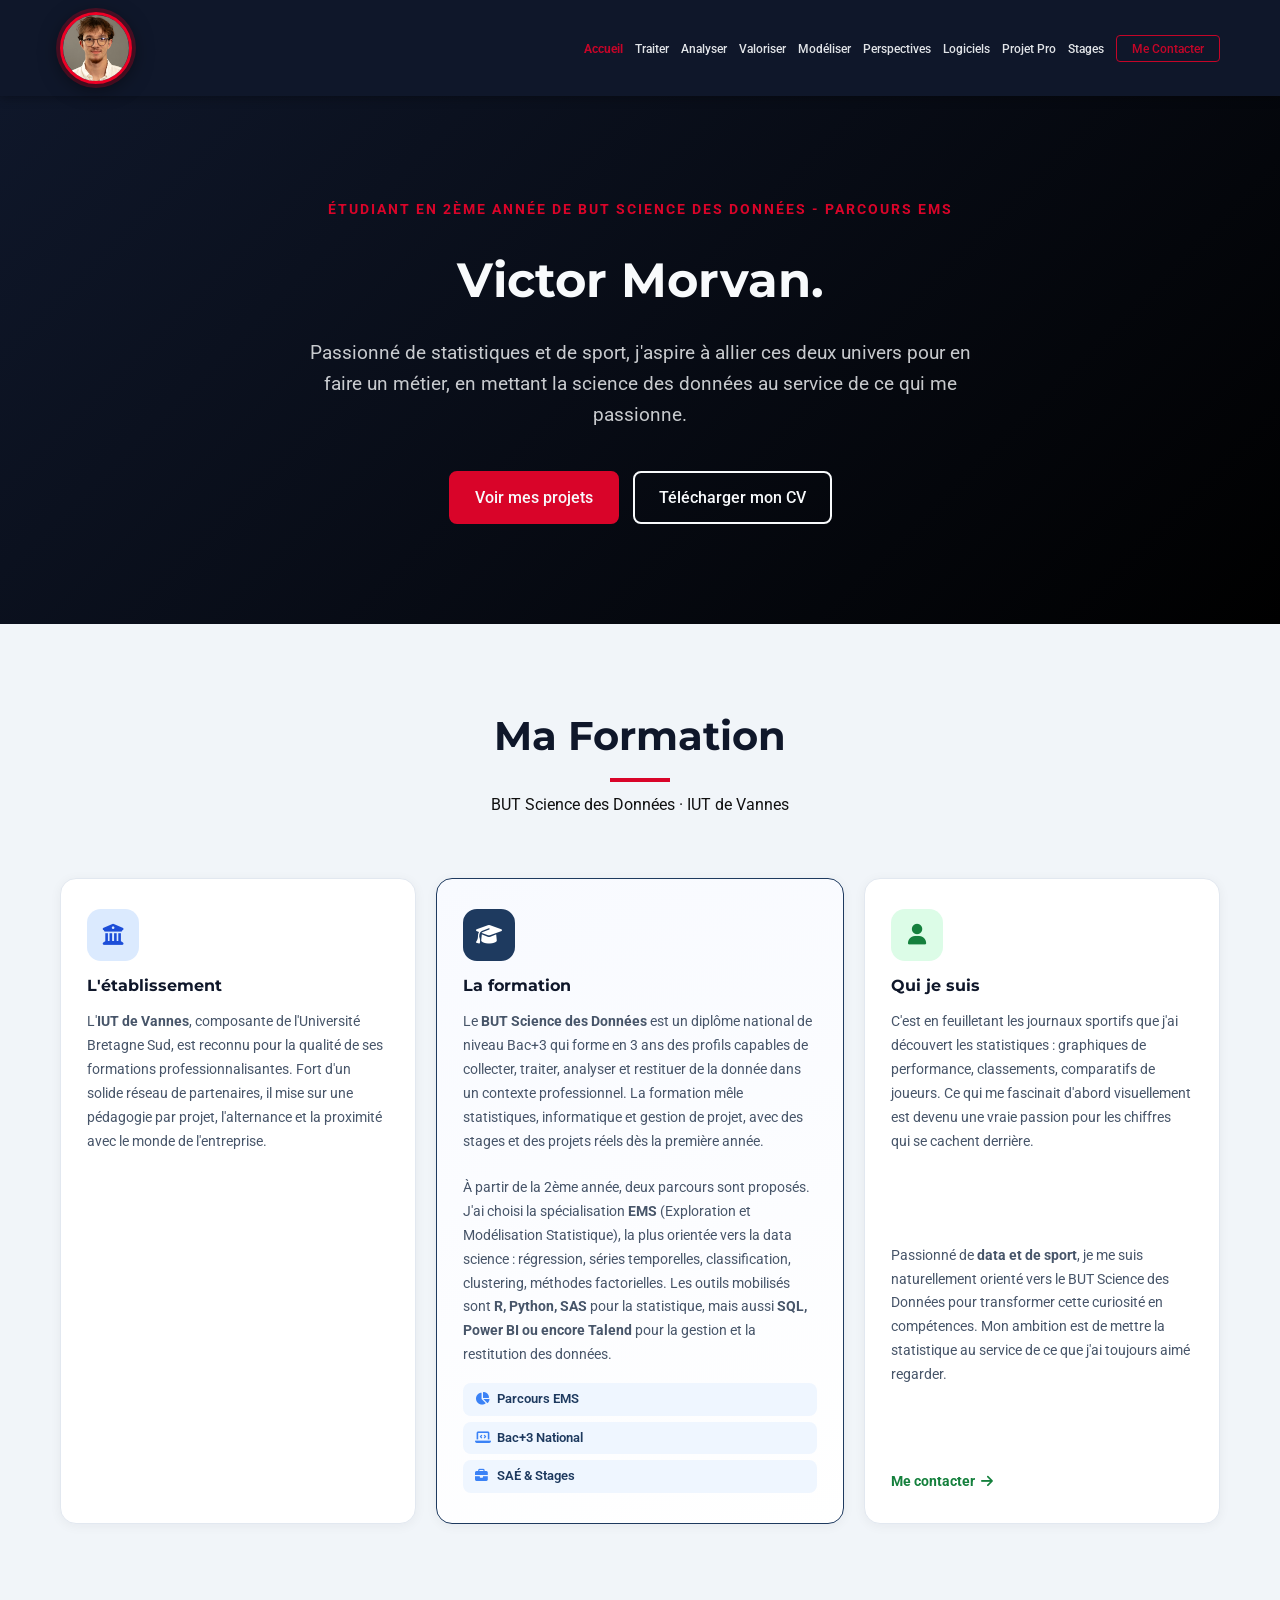
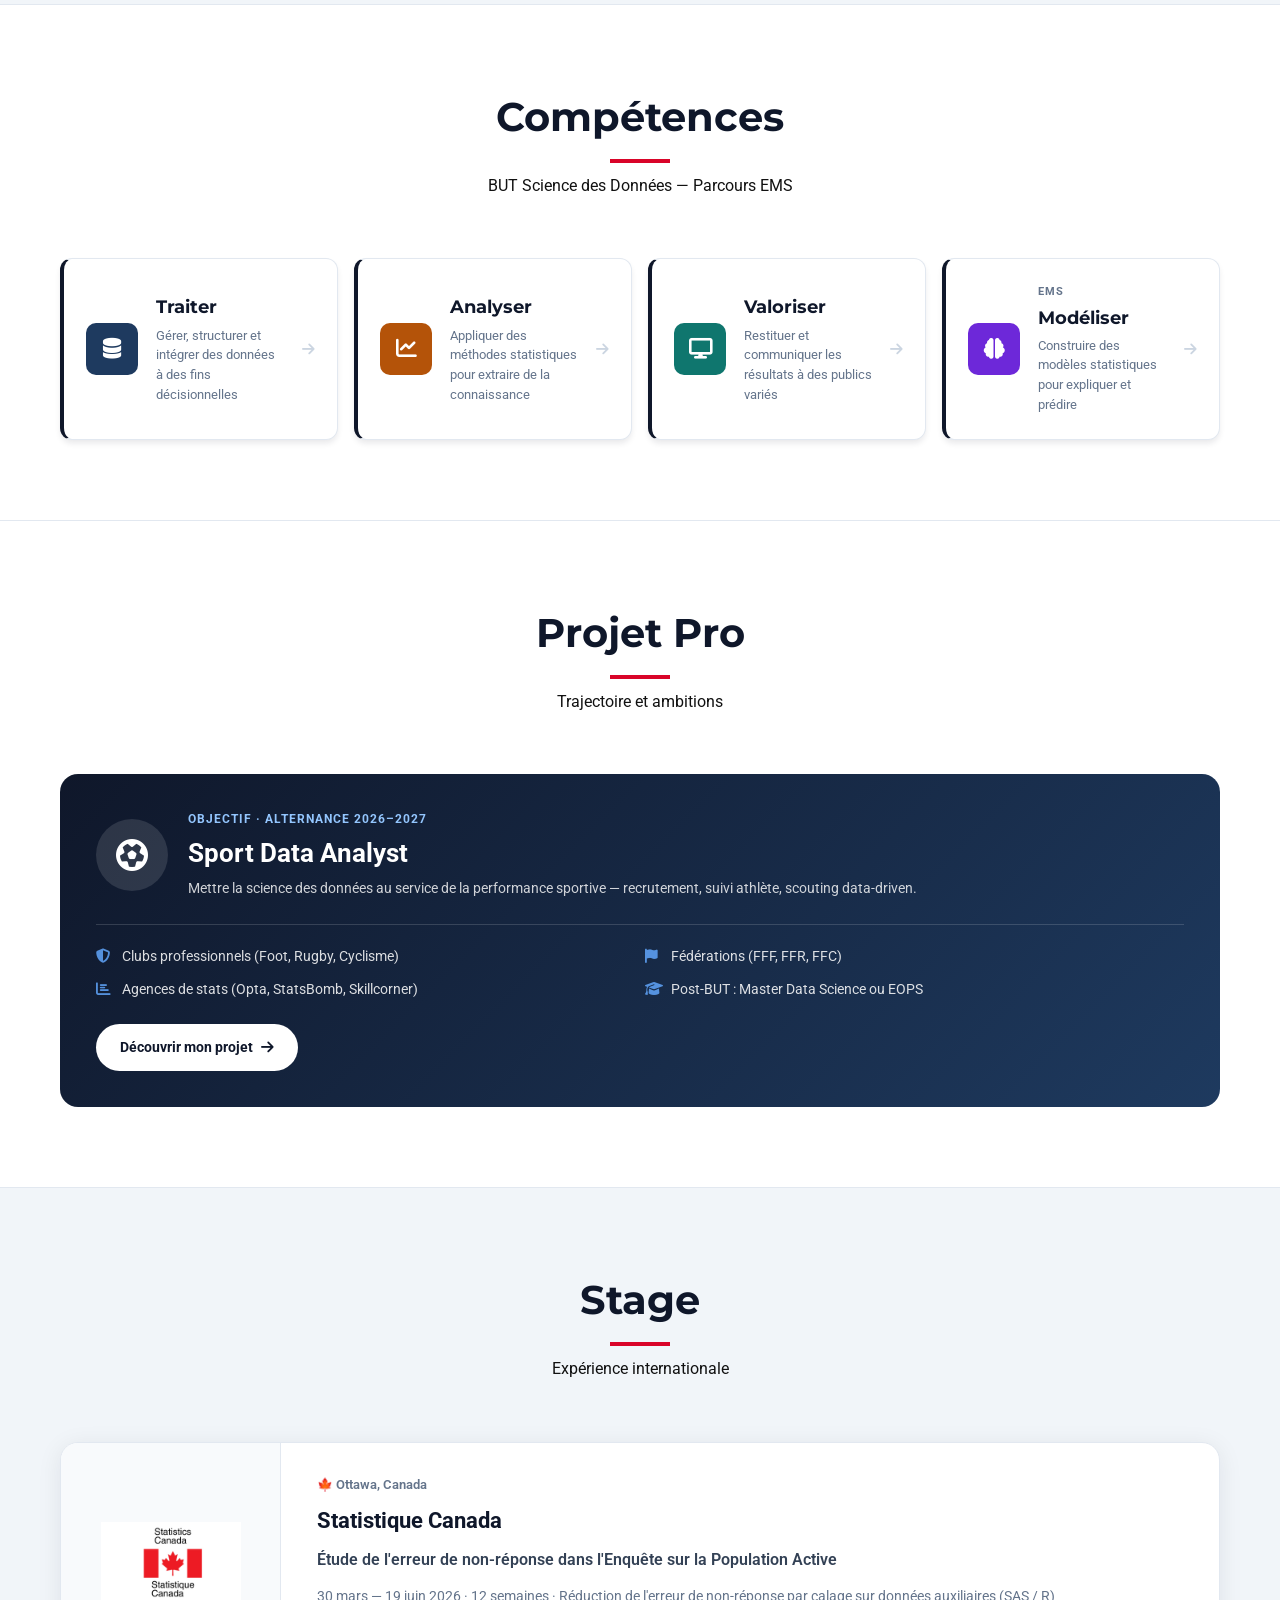
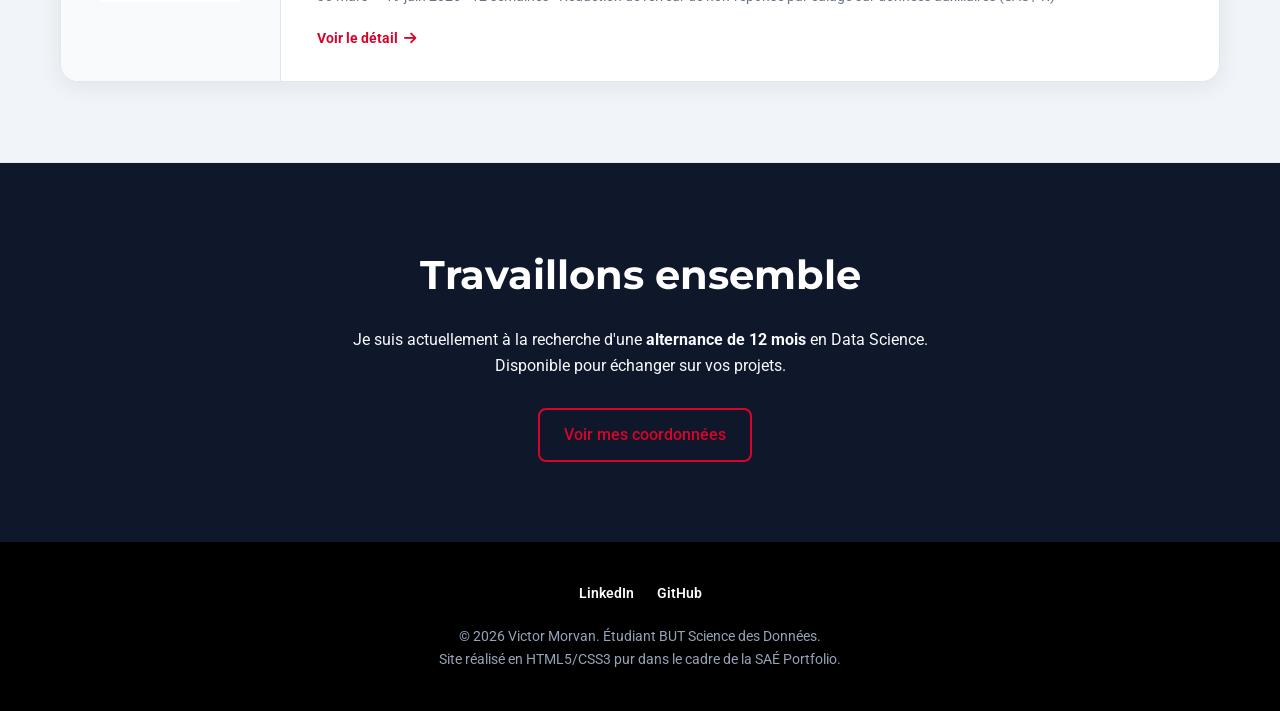
<file: index.html>
<!DOCTYPE html>
<html lang="fr">
<head>
    <meta charset="UTF-8">
    <meta name="viewport" content="width=device-width, initial-scale=1.0">
    <meta name="description" content="Portfolio Étudiant BUT Science des Données - Parcours EMS - Marketing">
    <title>Portfolio Victor Morvan</title>
    
    <link rel="stylesheet" href="css/style.css">
    <link rel="stylesheet" href="https://cdnjs.cloudflare.com/ajax/libs/font-awesome/6.5.1/css/all.min.css">
    <link rel="preconnect" href="https://fonts.googleapis.com">
    <link rel="preconnect" href="https://fonts.gstatic.com" crossorigin>
    <link href="https://fonts.googleapis.com/css2?family=Montserrat:wght@600;700&family=Roboto:wght@300;400;500&display=swap" rel="stylesheet">

<style>
/* ── Formation showcase ─────────────────────────────── */
.formation-showcase {
    display: grid;
    grid-template-columns: 280px 1fr;
    gap: 32px;
    align-items: start;
}
.formation-badge-block {
    background: linear-gradient(145deg, #1e3a5f 0%, #0f172a 100%);
    border-radius: 18px;
    padding: 32px 24px;
    color: white;
    text-align: center;
    position: sticky;
    top: 80px;
}
.formation-badge-icon {
    width: 60px; height: 60px;
    background: rgba(255,255,255,0.15);
    border-radius: 50%;
    display: flex; align-items: center; justify-content: center;
    font-size: 1.6rem; margin: 0 auto 16px;
}
.formation-badge-label {
    font-size: .72rem; font-weight: 700; letter-spacing: 1.5px;
    text-transform: uppercase; color: #93c5fd; margin-bottom: 8px;
}
.formation-badge-title {
    font-size: 1.15rem; font-weight: 700; margin-bottom: 4px;
}
.formation-badge-sub {
    font-size: .8rem; opacity: .7; margin-bottom: 16px;
}
.formation-badge-parcours {
    background: rgba(255,255,255,0.1);
    border-radius: 8px; padding: 10px 14px;
    font-size: .82rem; font-weight: 600; color: #bfdbfe;
}
.formation-pillars { display: flex; flex-direction: column; gap: 20px; }
.formation-pillar {
    display: flex; gap: 16px; align-items: flex-start;
    background: white; border-radius: 12px;
    padding: 20px; border: 1px solid #e2e8f0;
    box-shadow: 0 2px 8px rgba(15,23,42,.05);
}
.pillar-icon {
    width: 44px; height: 44px; border-radius: 10px; flex-shrink: 0;
    display: flex; align-items: center; justify-content: center; font-size: 1.1rem;
}
.pillar-content strong { display: block; font-size: .95rem; margin-bottom: 4px; color: var(--primary-navy); }
.pillar-content p { margin: 0; font-size: .86rem; color: #64748b; line-height: 1.6; }

/* ── Projet pro showcase ─────────────────────────────── */
.projet-pro-showcase {
    background: linear-gradient(135deg, #0f172a 0%, #1e3a5f 100%);
    border-radius: 18px; padding: 36px; color: white;
    display: flex; flex-direction: column; gap: 24px;
}
.projet-pro-goal { display: flex; gap: 20px; align-items: center; }
.projet-pro-goal-icon {
    width: 72px; height: 72px; flex-shrink: 0;
    background: rgba(255,255,255,0.12); border-radius: 50%;
    display: flex; align-items: center; justify-content: center;
    font-size: 2rem;
}
.projet-pro-goal-label { font-size: .72rem; font-weight: 700; letter-spacing: 1px; text-transform: uppercase; color: #93c5fd; margin-bottom: 4px; }
.projet-pro-goal-title { font-size: 1.6rem; font-weight: 700; margin-bottom: 4px; }
.projet-pro-goal-desc { font-size: .88rem; opacity: .8; line-height: 1.6; }
.projet-pro-targets {
    display: grid; grid-template-columns: 1fr 1fr; gap: 10px;
    border-top: 1px solid rgba(255,255,255,.15); padding-top: 20px;
}
.projet-pro-target {
    display: flex; align-items: center; gap: 10px;
    font-size: .88rem; opacity: .85;
}
.projet-pro-target i { color: #60a5fa; font-size: .9rem; width: 16px; }
.projet-pro-cta {
    display: inline-flex; align-items: center; gap: 8px;
    background: white; color: var(--primary-navy);
    padding: 12px 24px; border-radius: 50px; font-weight: 700;
    text-decoration: none; font-size: .9rem; align-self: flex-start;
    transition: transform .2s, box-shadow .2s;
}
.projet-pro-cta:hover { transform: translateY(-2px); box-shadow: 0 8px 24px rgba(0,0,0,.3); }

/* ── Stage showcase card ─────────────────────────────── */
.stage-showcase-card {
    display: grid; grid-template-columns: 220px 1fr;
    gap: 0; border-radius: 18px; overflow: hidden;
    text-decoration: none; color: inherit;
    border: 1px solid #e2e8f0;
    box-shadow: 0 4px 24px rgba(15,23,42,.08);
    transition: transform .2s, box-shadow .2s;
    background: white;
}
.stage-showcase-card:hover { transform: translateY(-4px); box-shadow: 0 12px 40px rgba(15,23,42,.15); }
.stage-logo-block {
    background: #f8fafc; display: flex;
    align-items: center; justify-content: center; padding: 32px;
    border-right: 1px solid #e2e8f0;
}
.stage-logo { width: 140px; object-fit: contain; }
.stage-info-block { padding: 32px 36px; display: flex; flex-direction: column; gap: 8px; }
.stage-flag { font-size: .8rem; font-weight: 600; color: #64748b; }
.stage-org { font-size: 1.4rem; font-weight: 700; color: var(--primary-navy); }
.stage-mission { font-size: 1rem; font-weight: 600; color: #334155; }
.stage-detail { font-size: .86rem; color: #64748b; line-height: 1.6; margin: 4px 0; }
.stage-cta-label { font-size: .88rem; font-weight: 700; color: var(--accent-red); margin-top: 8px; display: flex; align-items: center; gap: 6px; }

@media (max-width: 768px) {
    .formation-showcase { grid-template-columns: 1fr; }
    .formation-badge-block { position: static; }
    .projet-pro-targets { grid-template-columns: 1fr; }
    .projet-pro-goal { flex-direction: column; text-align: center; }
    .stage-showcase-card { grid-template-columns: 1fr; }
    .stage-logo-block { border-right: none; border-bottom: 1px solid #e2e8f0; padding: 24px; }
}

        /* ── Formation trio ───────────────────────────────── */
        .formation-trio {
            display: grid;
            grid-template-columns: 1fr 1.15fr 1fr;
            gap: 20px;
            align-items: stretch;
        }
        .formation-trio-card {
            background: white;
            border: 1px solid #e2e8f0;
            border-radius: 16px;
            padding: 30px 26px;
            display: flex;
            flex-direction: column;
            gap: 12px;
            box-shadow: 0 2px 12px rgba(15,23,42,.05);
            transition: transform .2s, box-shadow .2s;
        }
        .formation-trio-card:hover { transform: translateY(-4px); box-shadow: 0 10px 32px rgba(15,23,42,.1); }
        .formation-trio-center {
            border-color: #1e3a5f;
            background: linear-gradient(160deg, #f8faff 0%, white 100%);
        }
        .formation-trio-icon {
            width: 52px; height: 52px; border-radius: 14px;
            display: flex; align-items: center; justify-content: center;
            font-size: 1.3rem;
        }
        .formation-trio-card h3 {
            font-size: 1rem; font-weight: 700; color: var(--primary-navy); margin: 0;
        }
        .formation-trio-card p {
            font-size: .88rem; color: #475569; line-height: 1.7; margin: 0; flex: 1;
        }
        .formation-trio-badges {
            display: flex; flex-direction: column; gap: 6px; margin-top: 4px;
        }
        .formation-trio-badges span {
            display: flex; align-items: center; gap: 8px;
            font-size: .8rem; font-weight: 600; color: #1e3a5f;
            background: #eff6ff; padding: 6px 12px; border-radius: 8px;
        }
        .formation-trio-badges span i { color: #3b82f6; width: 14px; }
        .formation-trio-cta {
            display: inline-flex; align-items: center; gap: 6px;
            color: #15803d; font-weight: 700; font-size: .85rem;
            text-decoration: none; margin-top: 4px;
            transition: gap .2s;
        }
        .formation-trio-cta:hover { gap: 10px; }
        @media (max-width: 900px) {
            .formation-trio { grid-template-columns: 1fr; }
        }

        </style>
</head>
<body>

    <header class="main-header">
        <div class="container nav-container">
            <a href="index.html" class="logo">
                <img src="assets/Image/photo.jpg" alt="Victor Morvan" class="header-photo">
            </a>
            
            <nav>
                <ul class="nav-links">
                    <li><a href="index.html" class="active-link">Accueil</a></li>
                    
                    <li><a href="traiter.html">Traiter</a></li>
                    <li><a href="analyser.html">Analyser</a></li>
                    <li><a href="valoriser.html">Valoriser</a></li>
                    <li><a href="modeliser.html">Modéliser</a></li>
                    
                    <li><a href="perspectives.html">Perspectives</a></li>
                    <li><a href="logiciels.html">Logiciels</a></li>
                    <li><a href="projet.html">Projet Pro</a></li>
                    
                    <li><a href="stages.html">Stages</a></li>
                    <li><a href="contact.html" class="btn-nav">Me Contacter</a></li>
                </ul>
            </nav>
        </div>
    </header>

    <main>
        
        <section id="hero" class="hero-section">
            <div class="container hero-content">
                <span class="tagline">Étudiant en 2ème année de BUT Science des Données - Parcours EMS</span>
                <h1>Victor Morvan.</h1>
                <p class="hero-desc">
                    Passionné de statistiques et de sport, j'aspire à allier ces deux univers pour en faire un métier, en mettant la science des données au service de ce qui me passionne.
                </p>
                <div class="hero-btns">
                    <a href="analyser.html" class="btn btn-primary">Voir mes projets</a>
                    <a href="assets/Docs/CV Victor Morvan.pdf" target="_blank" class="btn btn-outline">Télécharger mon CV</a>
                </div>
            </div>
        </section>

        <section id="formation" class="competence-section alt-bg">
            <div class="container">
                <header class="section-header">
                    <h2>Ma Formation</h2>
                    <p class="subtitle">BUT Science des Données · IUT de Vannes</p>
                </header>
                <div class="formation-trio">

                    <div class="formation-trio-card">
                        <div class="formation-trio-icon" style="background:#dbeafe;color:#1d4ed8;">
                            <i class="fa-solid fa-building-columns"></i>
                        </div>
                        <h3>L'établissement</h3>
                        <p>L'<strong>IUT de Vannes</strong>, composante de l'Université Bretagne Sud, est reconnu pour la qualité de ses formations professionnalisantes. Fort d'un solide réseau de partenaires, il mise sur une pédagogie par projet, l'alternance et la proximité avec le monde de l'entreprise.</p>
                    </div>

                    <div class="formation-trio-card formation-trio-center">
                        <div class="formation-trio-icon" style="background:#1e3a5f;color:white;">
                            <i class="fa-solid fa-graduation-cap"></i>
                        </div>
                        <h3>La formation</h3>
                        <p>Le <strong>BUT Science des Données</strong> est un diplôme national de niveau Bac+3 qui forme en 3 ans des profils capables de collecter, traiter, analyser et restituer de la donnée dans un contexte professionnel. La formation mêle statistiques, informatique et gestion de projet, avec des stages et des projets réels dès la première année.</p>
                        <p style="margin-top:10px;">À partir de la 2ème année, deux parcours sont proposés. J'ai choisi la spécialisation <strong>EMS</strong> (Exploration et Modélisation Statistique), la plus orientée vers la data science : régression, séries temporelles, classification, clustering, méthodes factorielles. Les outils mobilisés sont <strong>R, Python, SAS</strong> pour la statistique, mais aussi <strong>SQL, Power BI ou encore Talend</strong> pour la gestion et la restitution des données.</p>
                        <div class="formation-trio-badges">
                            <span><i class="fa-solid fa-chart-pie"></i> Parcours EMS</span>
                            <span><i class="fa-solid fa-laptop-code"></i> Bac+3 National</span>
                            <span><i class="fa-solid fa-briefcase"></i> SAÉ & Stages</span>
                        </div>
                    </div>

                    <div class="formation-trio-card">
                        <div class="formation-trio-icon" style="background:#dcfce7;color:#15803d;">
                            <i class="fa-solid fa-user"></i>
                        </div>
                        <h3>Qui je suis</h3>
                        <p>C'est en feuilletant les journaux sportifs que j'ai découvert les statistiques : graphiques de performance, classements, comparatifs de joueurs. Ce qui me fascinait d'abord visuellement est devenu une vraie passion pour les chiffres qui se cachent derrière.</p>
                        <p style="margin-top:10px;">Passionné de <strong>data et de sport</strong>, je me suis naturellement orienté vers le BUT Science des Données pour transformer cette curiosité en compétences. Mon ambition est de mettre la statistique au service de ce que j'ai toujours aimé regarder.</p>
                        <a href="contact.html" class="formation-trio-cta">Me contacter <i class="fa-solid fa-arrow-right"></i></a>
                    </div>

                </div>
            </div>
        </section>

<hr class="section-divider">

        <section class="competence-section">
            <div class="container">
                <header class="section-header">
                    <h2>Compétences</h2>
                    <p class="subtitle">BUT Science des Données — Parcours EMS</p>
                </header>
                <div class="competences-index-grid">
                    <a href="traiter.html" class="competence-index-card">
                        <div class="competence-index-icon" style="background:#1e3a5f;"><i class="fa-solid fa-database"></i></div>
                        <div class="competence-index-content">
                            
                            <h3>Traiter</h3>
                            <p>Gérer, structurer et intégrer des données à des fins décisionnelles</p>
                        </div>
                        <i class="fa-solid fa-arrow-right competence-index-arrow"></i>
                    </a>
                    <a href="analyser.html" class="competence-index-card">
                        <div class="competence-index-icon" style="background:#b45309;"><i class="fa-solid fa-chart-line"></i></div>
                        <div class="competence-index-content">
                            
                            <h3>Analyser</h3>
                            <p>Appliquer des méthodes statistiques pour extraire de la connaissance</p>
                        </div>
                        <i class="fa-solid fa-arrow-right competence-index-arrow"></i>
                    </a>
                    <a href="valoriser.html" class="competence-index-card">
                        <div class="competence-index-icon" style="background:#0f766e;"><i class="fa-solid fa-display"></i></div>
                        <div class="competence-index-content">
                            
                            <h3>Valoriser</h3>
                            <p>Restituer et communiquer les résultats à des publics variés</p>
                        </div>
                        <i class="fa-solid fa-arrow-right competence-index-arrow"></i>
                    </a>
                    <a href="modeliser.html" class="competence-index-card">
                        <div class="competence-index-icon" style="background:#6d28d9;"><i class="fa-solid fa-brain"></i></div>
                        <div class="competence-index-content">
                            <span class="competence-index-bc">EMS</span>
                            <h3>Modéliser</h3>
                            <p>Construire des modèles statistiques pour expliquer et prédire</p>
                        </div>
                        <i class="fa-solid fa-arrow-right competence-index-arrow"></i>
                    </a>
                </div>
            </div>
        </section>

        <hr class="section-divider">

        <section id="projet-pro" class="competence-section">
            <div class="container">
                <header class="section-header">
                    <h2>Projet Pro</h2>
                    <p class="subtitle">Trajectoire et ambitions</p>
                </header>
                <div class="projet-pro-showcase">
                    <div class="projet-pro-goal">
                        <div class="projet-pro-goal-icon"><i class="fa-solid fa-futbol"></i></div>
                        <div>
                            <div class="projet-pro-goal-label">Objectif · Alternance 2026–2027</div>
                            <div class="projet-pro-goal-title">Sport Data Analyst</div>
                            <div class="projet-pro-goal-desc">Mettre la science des données au service de la performance sportive — recrutement, suivi athlète, scouting data-driven.</div>
                        </div>
                    </div>
                    <div class="projet-pro-targets">
                        <div class="projet-pro-target"><i class="fa-solid fa-shield-halved"></i> Clubs professionnels (Foot, Rugby, Cyclisme)</div>
                        <div class="projet-pro-target"><i class="fa-solid fa-flag"></i> Fédérations (FFF, FFR, FFC)</div>
                        <div class="projet-pro-target"><i class="fa-solid fa-chart-bar"></i> Agences de stats (Opta, StatsBomb, Skillcorner)</div>
                        <div class="projet-pro-target"><i class="fa-solid fa-graduation-cap"></i> Post-BUT : Master Data Science ou EOPS</div>
                    </div>
                    <a href="projet.html" class="projet-pro-cta">Découvrir mon projet <i class="fa-solid fa-arrow-right"></i></a>
                </div>
            </div>
        </section>

        <hr class="section-divider">

        <section class="competence-section alt-bg">
            <div class="container">
                <header class="section-header">
                    <h2>Stage</h2>
                    <p class="subtitle">Expérience internationale</p>
                </header>
                <a href="stages.html" class="stage-showcase-card">
                    <div class="stage-logo-block">
                        <img src="assets/Image/stat can/stats_can_photo.jpg" alt="Statistique Canada" class="stage-logo">
                    </div>
                    <div class="stage-info-block">
                        <div class="stage-flag">🍁 Ottawa, Canada</div>
                        <div class="stage-org">Statistique Canada</div>
                        <div class="stage-mission">Étude de l'erreur de non-réponse dans l'Enquête sur la Population Active</div>
                        <div class="stage-detail">30 mars — 19 juin 2026 · 12 semaines · Réduction de l'erreur de non-réponse par calage sur données auxiliaires (SAS / R)</div>
                        <div class="stage-cta-label">Voir le détail <i class="fa-solid fa-arrow-right"></i></div>
                    </div>
                </a>
            </div>
        </section>

        <hr class="section-divider">

        <section id="contact" class="contact-section">
            <div class="container contact-content">
                <h2>Travaillons ensemble</h2>
                <p>
                    Je suis actuellement à la recherche d'une <strong>alternance de 12 mois</strong> en Data Science.
                    <br>Disponible pour échanger sur vos projets.
                </p>
                <div class="contact-actions">
                    <a href="contact.html" class="btn btn-outline">
                        Voir mes coordonnées
                    </a>
                </div>
            </div>
        </section>

    </main>

    <footer>
        <div class="container footer-content">
            <div class="social-links">
                <a href="https://www.linkedin.com/" target="_blank">LinkedIn</a>
                <a href="#" target="_blank">GitHub</a>
            </div>
            <p>&copy; 2026 Victor Morvan. Étudiant BUT Science des Données.</p>
            <p class="legal">Site réalisé en HTML5/CSS3 pur dans le cadre de la SAÉ Portfolio.</p>
        </div>
    </footer>

</body>
</html>
</file>
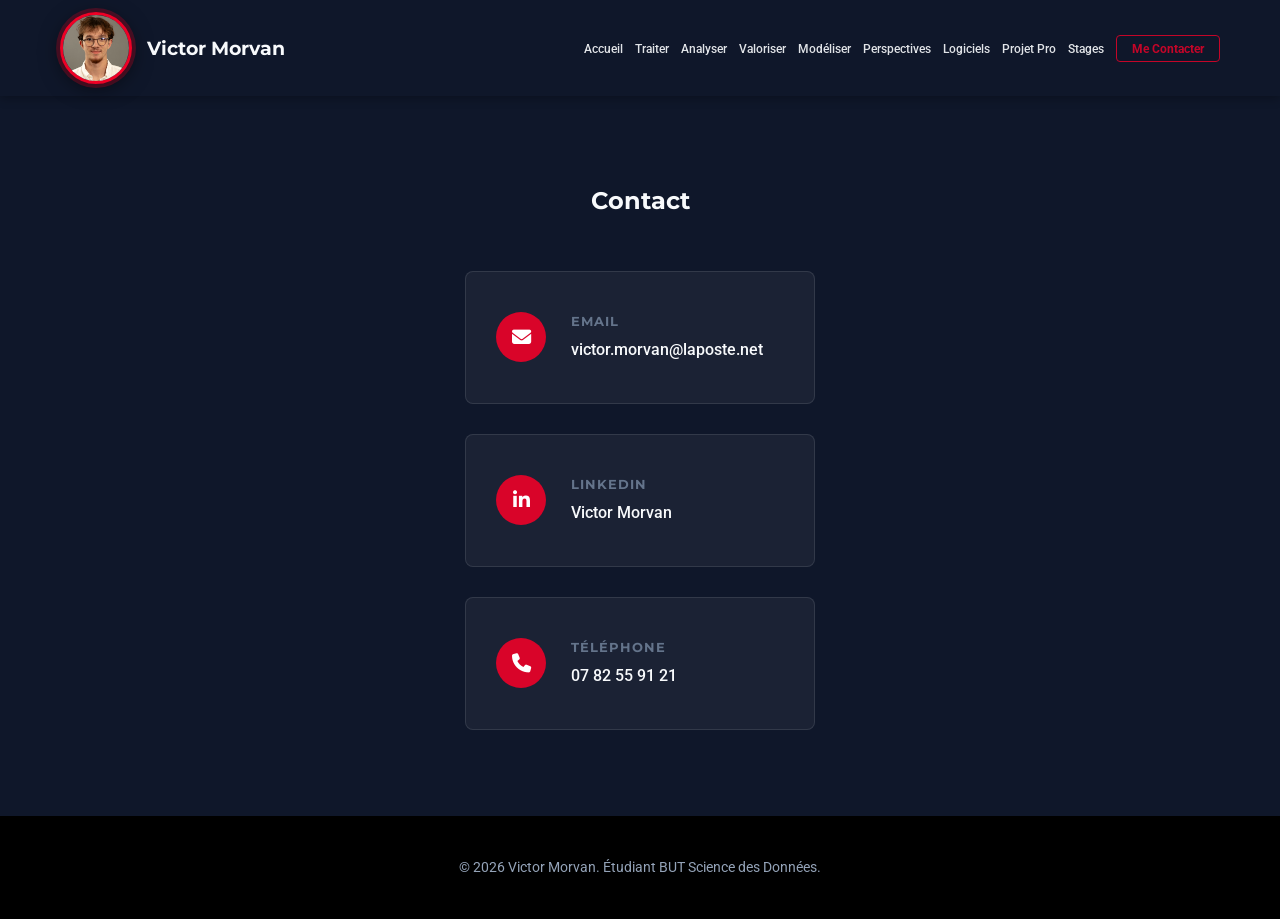
<file: contact.html>
<!DOCTYPE html>
<html lang="fr">
<head>
    <meta charset="UTF-8">
    <meta name="viewport" content="width=device-width, initial-scale=1.0">
    <title>Contact | Victor Morvan</title>
    <link rel="stylesheet" href="css/style.css">
    <link rel="stylesheet" href="https://cdnjs.cloudflare.com/ajax/libs/font-awesome/6.5.1/css/all.min.css">
    <link rel="preconnect" href="https://fonts.googleapis.com">
    <link rel="preconnect" href="https://fonts.gstatic.com" crossorigin>
    <link href="https://fonts.googleapis.com/css2?family=Montserrat:wght@600;700&family=Roboto:wght@300;400;500&display=swap" rel="stylesheet">
</head>
<body>

    <header class="main-header">
        <div class="container nav-container">
            <a href="index.html" class="logo">
                <img src="assets/Image/photo.jpg" alt="Victor Morvan" class="header-photo">
                Victor Morvan
            </a>
            <nav>
                <ul class="nav-links">
                    <li><a href="index.html">Accueil</a></li>
                    <li><a href="traiter.html">Traiter</a></li>
                    <li><a href="analyser.html">Analyser</a></li>
                    <li><a href="valoriser.html">Valoriser</a></li>
                    <li><a href="modeliser.html">Modéliser</a></li>
                    <li><a href="perspectives.html">Perspectives</a></li>
                    <li><a href="logiciels.html">Logiciels</a></li>
                    <li><a href="projet.html">Projet Pro</a></li>
                    <li><a href="stages.html">Stages</a></li>
                    <li><a href="contact.html" class="btn-nav active-link">Me Contacter</a></li>
                </ul>
            </nav>
        </div>
    </header>

    <main>
        <section class="contact-section full-page-contact">
            <div class="container contact-content">
                <h1>Contact</h1>
                <div class="contact-grid">

                    <a href="mailto:victor.morvan@laposte.net" class="contact-item">
                        <div class="icon-box"><i class="fa-solid fa-envelope"></i></div>
                        <div class="contact-details">
                            <h3>Email</h3>
                            <span>victor.morvan@laposte.net</span>
                        </div>
                    </a>

                    <a href="https://www.linkedin.com/in/victor-morvan-86844a330/" target="_blank" class="contact-item">
                        <div class="icon-box"><i class="fa-brands fa-linkedin-in"></i></div>
                        <div class="contact-details">
                            <h3>LinkedIn</h3>
                            <span>Victor Morvan</span>
                        </div>
                    </a>

                    <a href="tel:+33782559121" class="contact-item">
                        <div class="icon-box"><i class="fa-solid fa-phone"></i></div>
                        <div class="contact-details">
                            <h3>Téléphone</h3>
                            <span>07 82 55 91 21</span>
                        </div>
                    </a>

                </div>
            </div>
        </section>
    </main>

    <footer>
        <div class="container footer-content">
            <p>&copy; 2026 Victor Morvan. Étudiant BUT Science des Données.</p>
        </div>
    </footer>

</body>
</html>
</file>
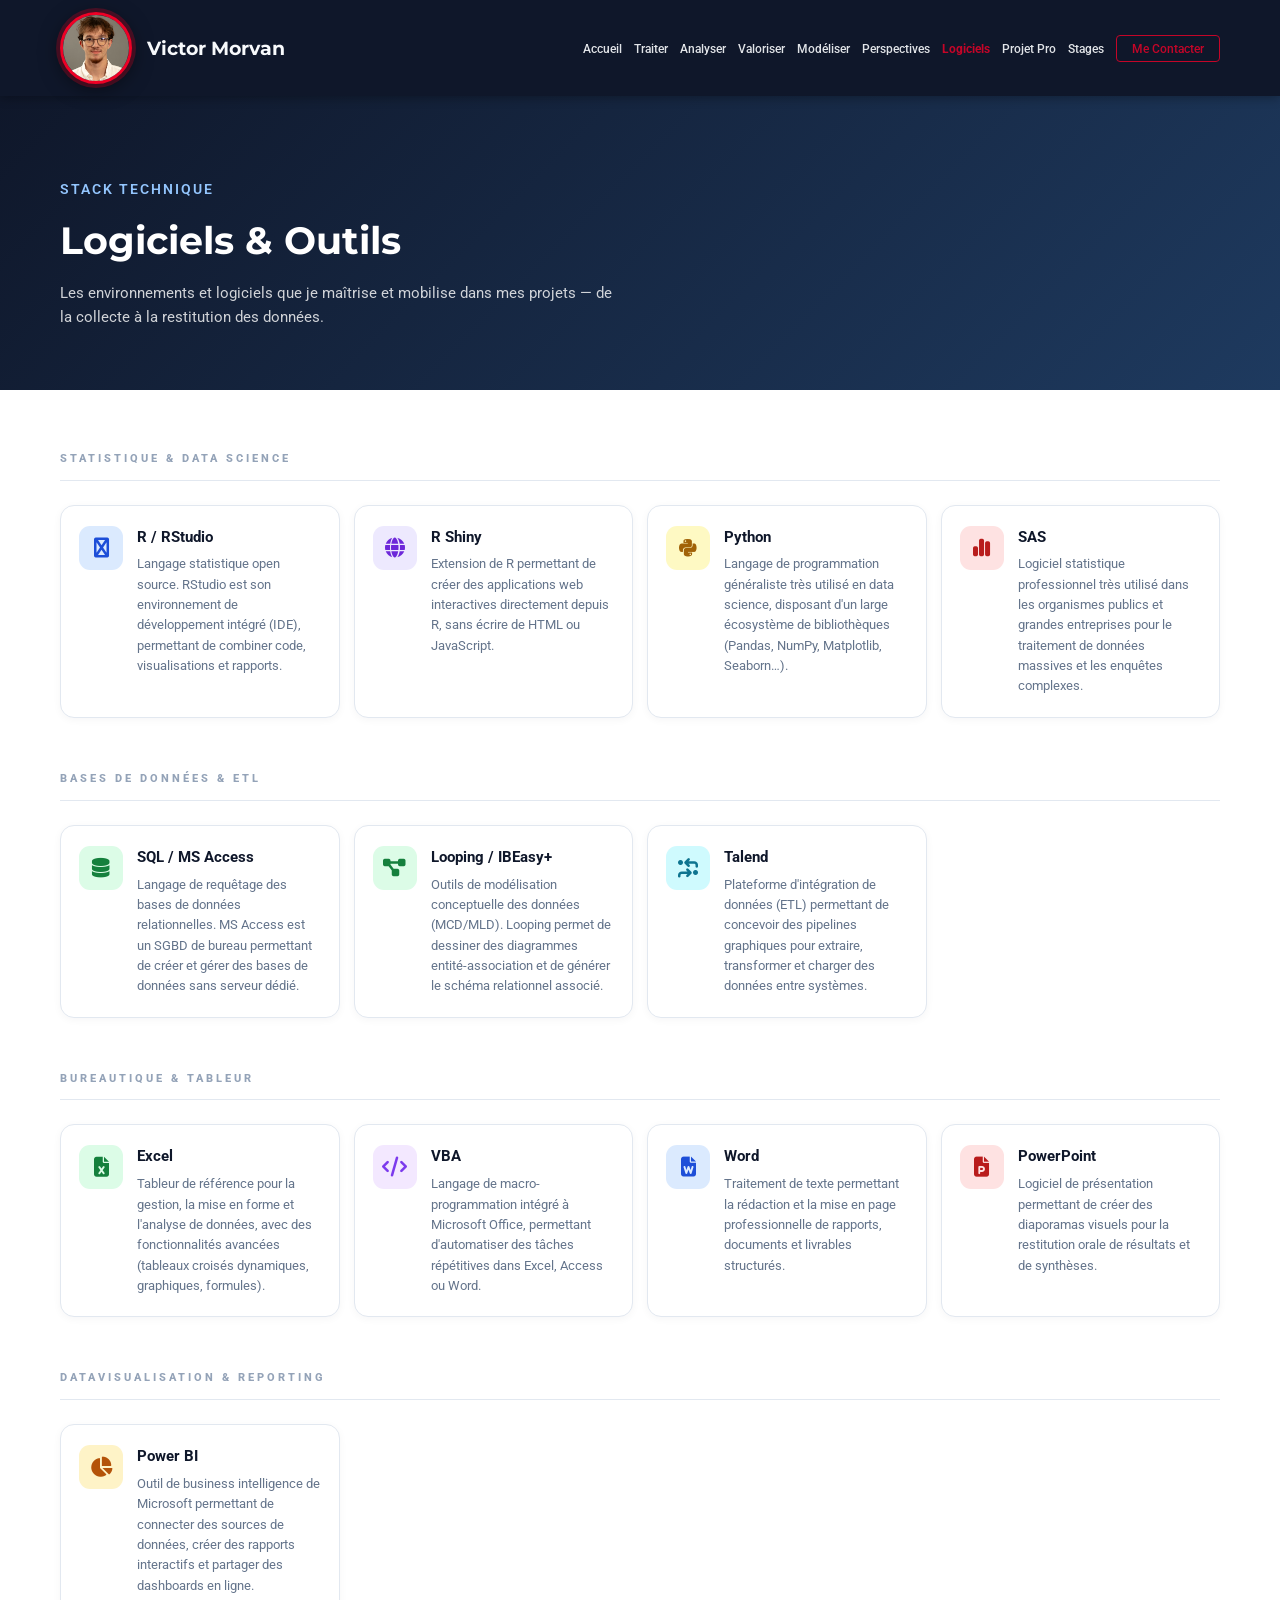
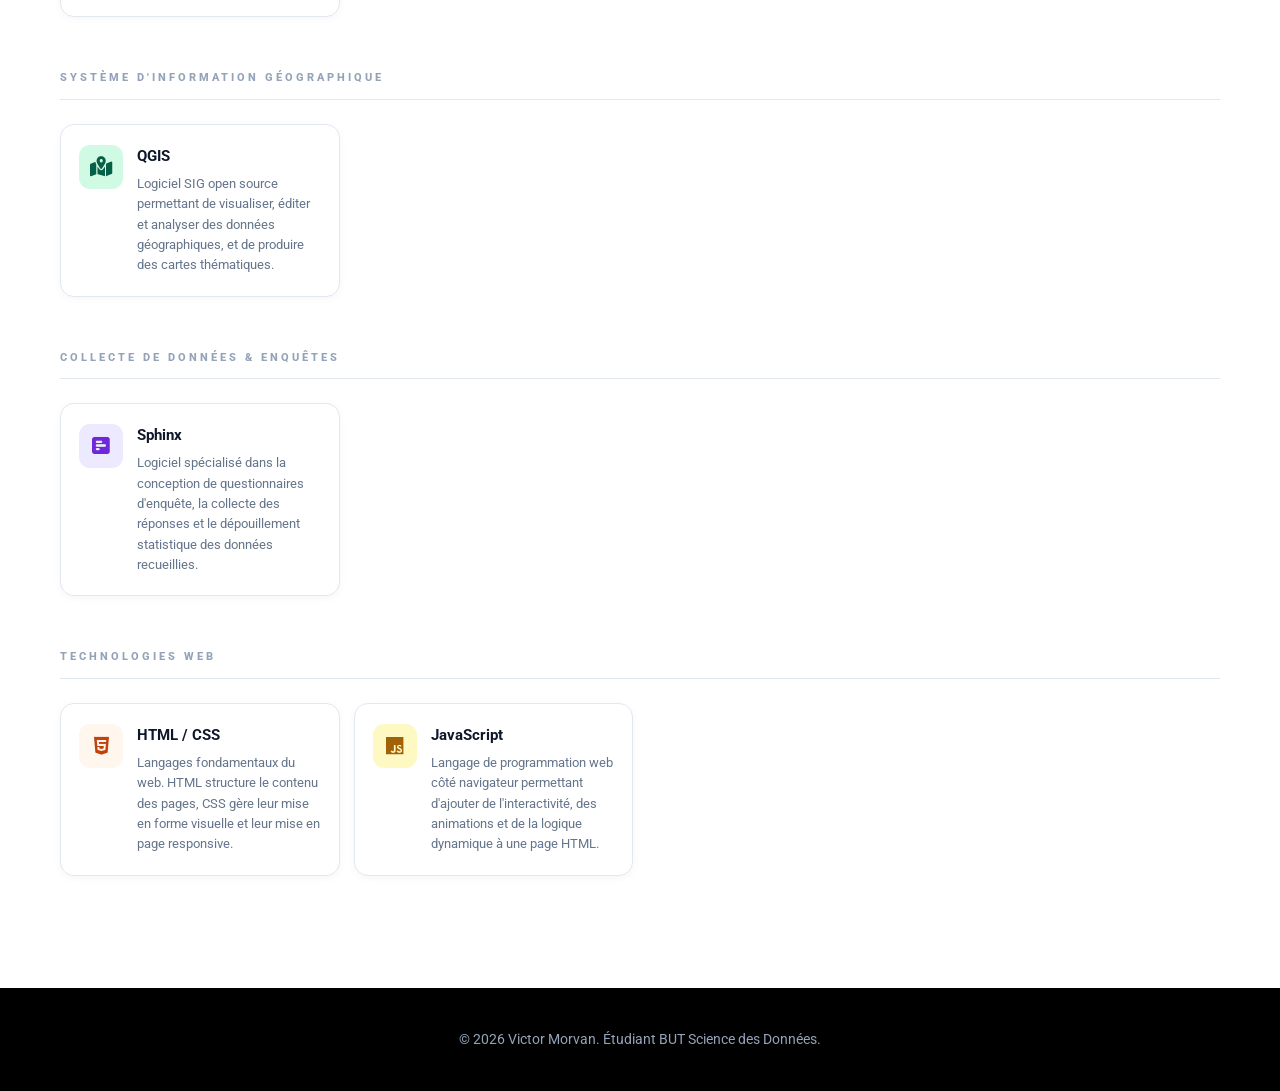
<file: logiciels.html>
<!DOCTYPE html>
<html lang="fr">
<head>
    <meta charset="UTF-8">
    <meta name="viewport" content="width=device-width, initial-scale=1.0">
    <title>Logiciels & Outils | Victor Morvan</title>
    <link rel="stylesheet" href="css/style.css">
    <link rel="stylesheet" href="https://cdnjs.cloudflare.com/ajax/libs/font-awesome/6.5.1/css/all.min.css">
    <link href="https://fonts.googleapis.com/css2?family=Montserrat:wght@600;700&family=Roboto:wght@300;400;500&display=swap" rel="stylesheet">
    <style>
        .tools-hero { background: linear-gradient(135deg, #0f172a 0%, #1e3a5f 100%); padding: 80px 0 60px; color: white; }
        .tools-hero h1 { font-size: 2.4rem; margin: 8px 0; }
        .tools-hero .tagline { font-size: .85rem; letter-spacing: 2px; text-transform: uppercase; color: #93c5fd; font-weight: 600; }
        .tools-hero p { opacity: .8; font-size: .95rem; margin-top: 10px; max-width: 560px; }
        .tools-page { padding: 60px 0; }
        .tools-category { margin-bottom: 52px; }
        .tools-category-title {
            font-size: .7rem; font-weight: 800; letter-spacing: 3px;
            text-transform: uppercase; color: #94a3b8;
            border-bottom: 1px solid #e2e8f0; padding-bottom: 12px; margin-bottom: 24px;
        }
        .tools-grid { display: grid; grid-template-columns: repeat(auto-fill, minmax(250px, 1fr)); gap: 14px; }
        .tool-card {
            background: white; border: 1px solid #e2e8f0; border-radius: 14px;
            padding: 20px 18px; display: flex; gap: 14px; align-items: flex-start;
            box-shadow: 0 2px 8px rgba(15,23,42,.04);
            transition: transform .2s, box-shadow .2s, border-color .2s;
        }
        .tool-card:hover { transform: translateY(-3px); box-shadow: 0 8px 24px rgba(15,23,42,.1); border-color: #cbd5e1; }
        .tool-icon {
            width: 44px; height: 44px; border-radius: 11px; flex-shrink: 0;
            display: flex; align-items: center; justify-content: center; font-size: 1.25rem;
        }
        .tool-name { font-weight: 700; font-size: .93rem; color: #0f172a; margin-bottom: 5px; }
        .tool-desc { font-size: .82rem; color: #64748b; line-height: 1.55; margin: 0; }
    </style>
</head>
<body>
    <header class="main-header">
        <div class="container nav-container">
            <a href="index.html" class="logo">
                <img src="assets/Image/photo.jpg" alt="Victor Morvan" class="header-photo">
                Victor Morvan
            </a>
            <nav><ul class="nav-links">
                <li><a href="index.html">Accueil</a></li>
                <li><a href="traiter.html">Traiter</a></li>
                <li><a href="analyser.html">Analyser</a></li>
                <li><a href="valoriser.html">Valoriser</a></li>
                <li><a href="modeliser.html">Modéliser</a></li>
                <li><a href="perspectives.html">Perspectives</a></li>
                <li><a href="logiciels.html" class="active-link">Logiciels</a></li>
                <li><a href="projet.html">Projet Pro</a></li>
                <li><a href="stages.html">Stages</a></li>
                <li><a href="contact.html" class="btn-nav">Me Contacter</a></li>
            </ul></nav>
        </div>
    </header>

    <main>
        <section class="tools-hero">
            <div class="container">
                <span class="tagline">Stack technique</span>
                <h1>Logiciels & Outils</h1>
                <p>Les environnements et logiciels que je maîtrise et mobilise dans mes projets — de la collecte à la restitution des données.</p>
            </div>
        </section>

        <div class="tools-page">
            <div class="container">

                <!-- STATS & DATA SCIENCE -->
                <div class="tools-category">
                    <div class="tools-category-title">Statistique & Data Science</div>
                    <div class="tools-grid">

                        <div class="tool-card">
                            <div class="tool-icon" style="background:#dbeafe;color:#1d4ed8;"><i class="fa-solid fa-r-project"></i></div>
                            <div>
                                <div class="tool-name">R / RStudio</div>
                                <p class="tool-desc">Langage statistique open source. RStudio est son environnement de développement intégré (IDE), permettant de combiner code, visualisations et rapports.</p>
                            </div>
                        </div>

                        <div class="tool-card">
                            <div class="tool-icon" style="background:#ede9fe;color:#6d28d9;"><i class="fa-solid fa-globe"></i></div>
                            <div>
                                <div class="tool-name">R Shiny</div>
                                <p class="tool-desc">Extension de R permettant de créer des applications web interactives directement depuis R, sans écrire de HTML ou JavaScript.</p>
                            </div>
                        </div>

                        <div class="tool-card">
                            <div class="tool-icon" style="background:#fef9c3;color:#a16207;"><i class="fa-brands fa-python"></i></div>
                            <div>
                                <div class="tool-name">Python</div>
                                <p class="tool-desc">Langage de programmation généraliste très utilisé en data science, disposant d'un large écosystème de bibliothèques (Pandas, NumPy, Matplotlib, Seaborn…).</p>
                            </div>
                        </div>

                        <div class="tool-card">
                            <div class="tool-icon" style="background:#fee2e2;color:#b91c1c;"><i class="fa-solid fa-chart-simple"></i></div>
                            <div>
                                <div class="tool-name">SAS</div>
                                <p class="tool-desc">Logiciel statistique professionnel très utilisé dans les organismes publics et grandes entreprises pour le traitement de données massives et les enquêtes complexes.</p>
                            </div>
                        </div>

                    </div>
                </div>

                <!-- BDD & ETL -->
                <div class="tools-category">
                    <div class="tools-category-title">Bases de données & ETL</div>
                    <div class="tools-grid">

                        <div class="tool-card">
                            <div class="tool-icon" style="background:#dcfce7;color:#15803d;"><i class="fa-solid fa-database"></i></div>
                            <div>
                                <div class="tool-name">SQL / MS Access</div>
                                <p class="tool-desc">Langage de requêtage des bases de données relationnelles. MS Access est un SGBD de bureau permettant de créer et gérer des bases de données sans serveur dédié.</p>
                            </div>
                        </div>

                        <div class="tool-card">
                            <div class="tool-icon" style="background:#dcfce7;color:#15803d;"><i class="fa-solid fa-diagram-project"></i></div>
                            <div>
                                <div class="tool-name">Looping / IBEasy+</div>
                                <p class="tool-desc">Outils de modélisation conceptuelle des données (MCD/MLD). Looping permet de dessiner des diagrammes entité-association et de générer le schéma relationnel associé.</p>
                            </div>
                        </div>

                        <div class="tool-card">
                            <div class="tool-icon" style="background:#cffafe;color:#0e7490;"><i class="fa-solid fa-arrows-turn-to-dots"></i></div>
                            <div>
                                <div class="tool-name">Talend</div>
                                <p class="tool-desc">Plateforme d'intégration de données (ETL) permettant de concevoir des pipelines graphiques pour extraire, transformer et charger des données entre systèmes.</p>
                            </div>
                        </div>

                    </div>
                </div>

                <!-- BUREAUTIQUE -->
                <div class="tools-category">
                    <div class="tools-category-title">Bureautique & Tableur</div>
                    <div class="tools-grid">

                        <div class="tool-card">
                            <div class="tool-icon" style="background:#dcfce7;color:#15803d;"><i class="fa-solid fa-file-excel"></i></div>
                            <div>
                                <div class="tool-name">Excel</div>
                                <p class="tool-desc">Tableur de référence pour la gestion, la mise en forme et l'analyse de données, avec des fonctionnalités avancées (tableaux croisés dynamiques, graphiques, formules).</p>
                            </div>
                        </div>

                        <div class="tool-card">
                            <div class="tool-icon" style="background:#f3e8ff;color:#7c3aed;"><i class="fa-solid fa-code"></i></div>
                            <div>
                                <div class="tool-name">VBA</div>
                                <p class="tool-desc">Langage de macro-programmation intégré à Microsoft Office, permettant d'automatiser des tâches répétitives dans Excel, Access ou Word.</p>
                            </div>
                        </div>

                        <div class="tool-card">
                            <div class="tool-icon" style="background:#dbeafe;color:#1d4ed8;"><i class="fa-solid fa-file-word"></i></div>
                            <div>
                                <div class="tool-name">Word</div>
                                <p class="tool-desc">Traitement de texte permettant la rédaction et la mise en page professionnelle de rapports, documents et livrables structurés.</p>
                            </div>
                        </div>

                        <div class="tool-card">
                            <div class="tool-icon" style="background:#fee2e2;color:#b91c1c;"><i class="fa-solid fa-file-powerpoint"></i></div>
                            <div>
                                <div class="tool-name">PowerPoint</div>
                                <p class="tool-desc">Logiciel de présentation permettant de créer des diaporamas visuels pour la restitution orale de résultats et de synthèses.</p>
                            </div>
                        </div>

                    </div>
                </div>

                <!-- DATAVIZ -->
                <div class="tools-category">
                    <div class="tools-category-title">Datavisualisation & Reporting</div>
                    <div class="tools-grid">

                        <div class="tool-card">
                            <div class="tool-icon" style="background:#fef3c7;color:#b45309;"><i class="fa-solid fa-chart-pie"></i></div>
                            <div>
                                <div class="tool-name">Power BI</div>
                                <p class="tool-desc">Outil de business intelligence de Microsoft permettant de connecter des sources de données, créer des rapports interactifs et partager des dashboards en ligne.</p>
                            </div>
                        </div>

                    </div>
                </div>

                <!-- SIG -->
                <div class="tools-category">
                    <div class="tools-category-title">Système d'Information Géographique</div>
                    <div class="tools-grid">

                        <div class="tool-card">
                            <div class="tool-icon" style="background:#d1fae5;color:#065f46;"><i class="fa-solid fa-map-location-dot"></i></div>
                            <div>
                                <div class="tool-name">QGIS</div>
                                <p class="tool-desc">Logiciel SIG open source permettant de visualiser, éditer et analyser des données géographiques, et de produire des cartes thématiques.</p>
                            </div>
                        </div>

                    </div>
                </div>

                <!-- ENQUETES -->
                <div class="tools-category">
                    <div class="tools-category-title">Collecte de données & Enquêtes</div>
                    <div class="tools-grid">

                        <div class="tool-card">
                            <div class="tool-icon" style="background:#ede9fe;color:#6d28d9;"><i class="fa-solid fa-poll-h"></i></div>
                            <div>
                                <div class="tool-name">Sphinx</div>
                                <p class="tool-desc">Logiciel spécialisé dans la conception de questionnaires d'enquête, la collecte des réponses et le dépouillement statistique des données recueillies.</p>
                            </div>
                        </div>

                    </div>
                </div>

                <!-- WEB -->
                <div class="tools-category">
                    <div class="tools-category-title">Technologies Web</div>
                    <div class="tools-grid">

                        <div class="tool-card">
                            <div class="tool-icon" style="background:#fff7ed;color:#c2410c;"><i class="fa-brands fa-html5"></i></div>
                            <div>
                                <div class="tool-name">HTML / CSS</div>
                                <p class="tool-desc">Langages fondamentaux du web. HTML structure le contenu des pages, CSS gère leur mise en forme visuelle et leur mise en page responsive.</p>
                            </div>
                        </div>

                        <div class="tool-card">
                            <div class="tool-icon" style="background:#fef9c3;color:#a16207;"><i class="fa-brands fa-js"></i></div>
                            <div>
                                <div class="tool-name">JavaScript</div>
                                <p class="tool-desc">Langage de programmation web côté navigateur permettant d'ajouter de l'interactivité, des animations et de la logique dynamique à une page HTML.</p>
                            </div>
                        </div>

                    </div>
                </div>

            </div>
        </div>
    </main>

    <footer>
        <div class="container footer-content">
            <p>&copy; 2026 Victor Morvan. Étudiant BUT Science des Données.</p>
        </div>
    </footer>
</body>
</html>
</file>
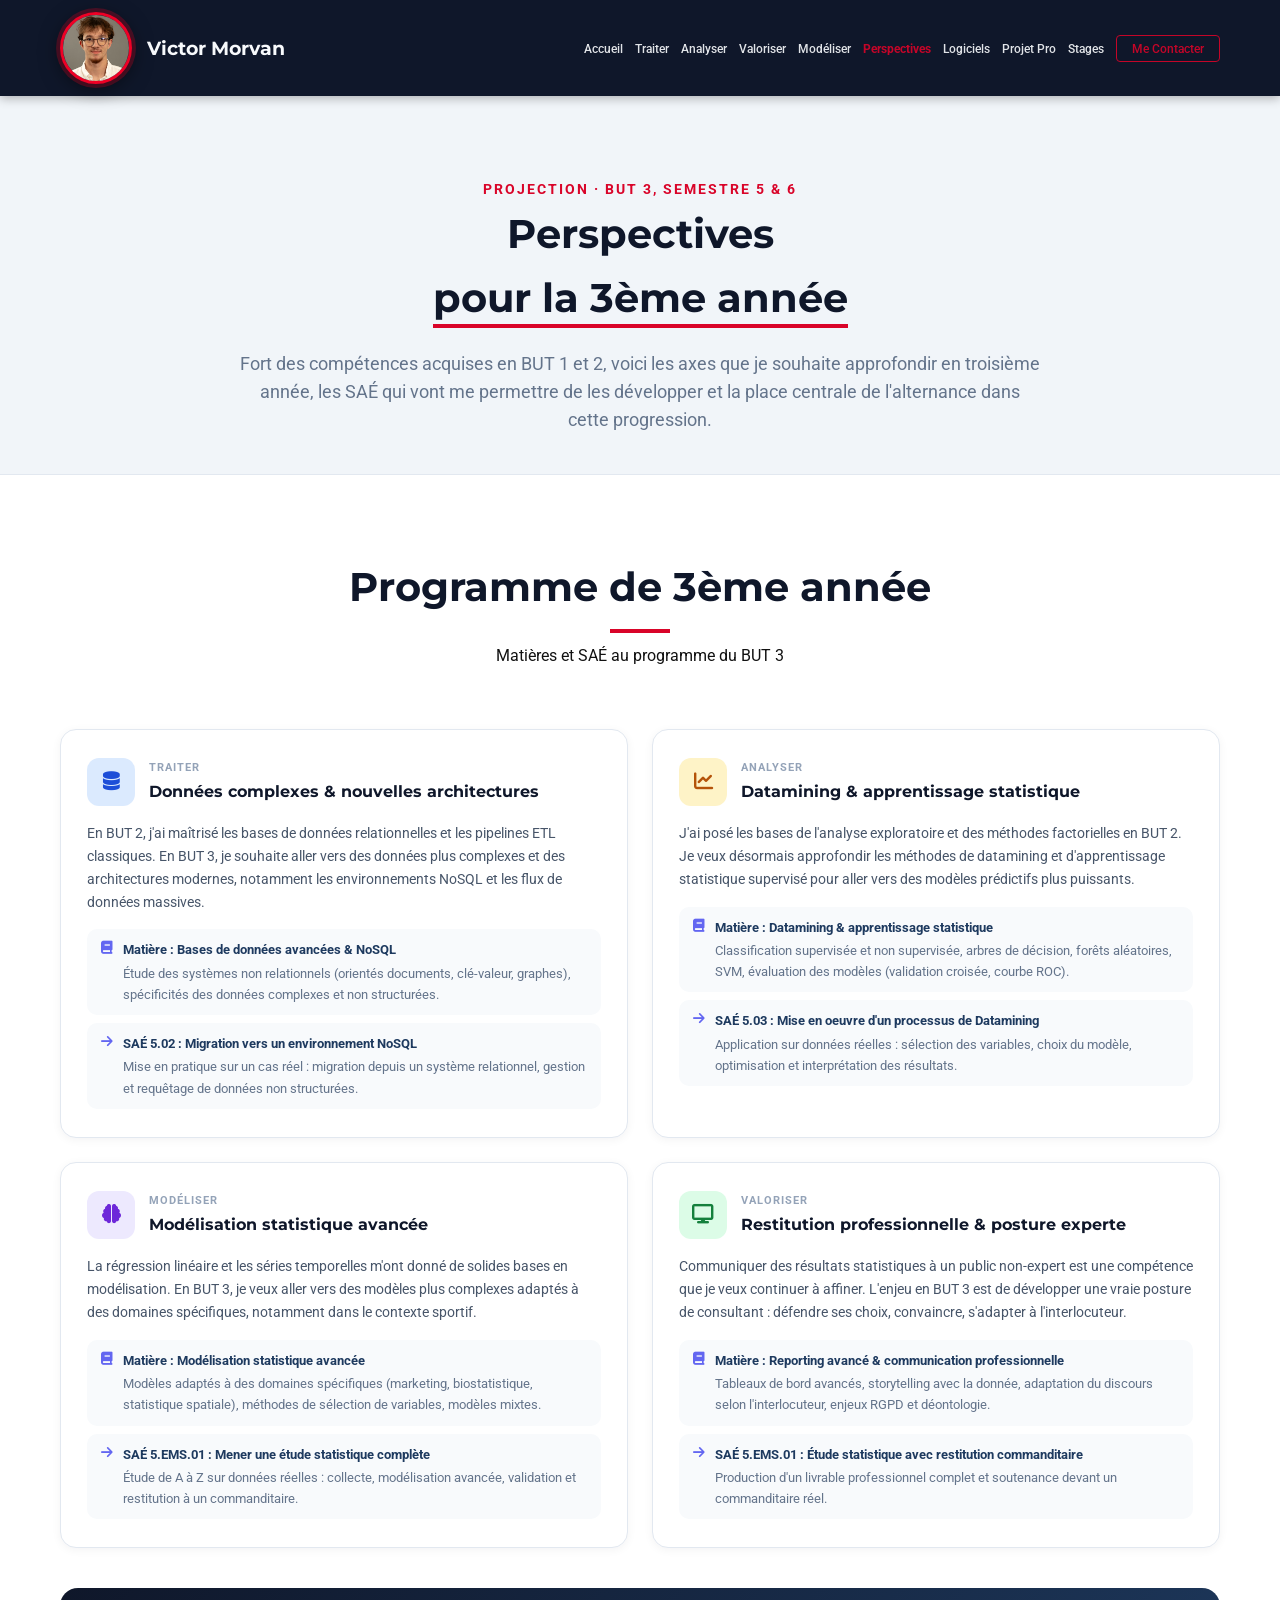
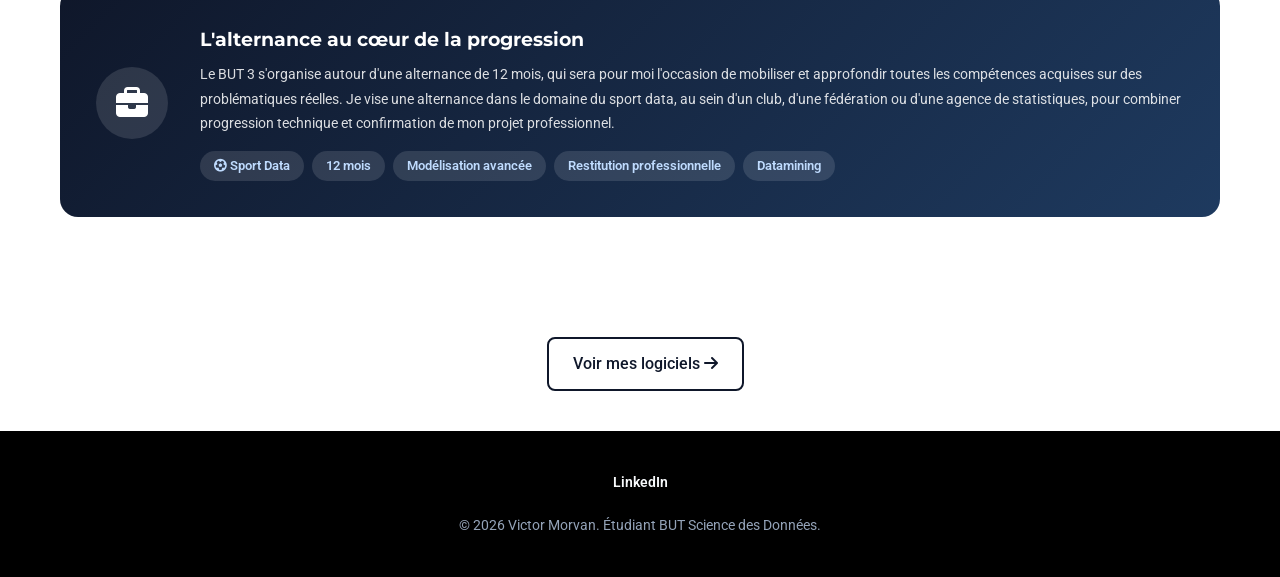
<file: perspectives.html>
<!DOCTYPE html>
<html lang="fr">
<head>
    <meta charset="UTF-8">
    <meta name="viewport" content="width=device-width, initial-scale=1.0">
    <title>Perspectives BUT 3 | Victor Morvan</title>
    <link rel="stylesheet" href="css/style.css">
    <link rel="stylesheet" href="https://cdnjs.cloudflare.com/ajax/libs/font-awesome/6.5.1/css/all.min.css">
    <link href="https://fonts.googleapis.com/css2?family=Montserrat:wght@600;700&family=Roboto:wght@300;400;500&display=swap" rel="stylesheet">
    <style>
        .persp-grid {
            display: grid;
            grid-template-columns: 1fr 1fr;
            gap: 24px;
            margin-top: 36px;
        }
        .persp-card {
            background: white;
            border: 1px solid #e2e8f0;
            border-radius: 16px;
            padding: 28px 26px;
            box-shadow: 0 2px 10px rgba(15,23,42,.05);
            transition: transform .2s, box-shadow .2s;
        }
        .persp-card:hover { transform: translateY(-3px); box-shadow: 0 8px 28px rgba(15,23,42,.1); }
        .persp-card-header {
            display: flex; align-items: center; gap: 14px; margin-bottom: 16px;
        }
        .persp-icon {
            width: 48px; height: 48px; border-radius: 12px; flex-shrink: 0;
            display: flex; align-items: center; justify-content: center; font-size: 1.2rem;
        }
        .persp-bc { font-size: .7rem; font-weight: 700; letter-spacing: 1px; text-transform: uppercase; color: #94a3b8; display: block; margin-bottom: 2px; }
        .persp-title { font-size: 1rem; font-weight: 700; color: #0f172a; margin: 0; }
        .persp-desc { font-size: .87rem; color: #475569; line-height: 1.65; margin-bottom: 16px; }
        .persp-sae-list { display: flex; flex-direction: column; gap: 8px; }
        .persp-sae {
            display: flex; align-items: flex-start; gap: 10px;
            background: #f8fafc; border-radius: 10px; padding: 10px 14px;
            font-size: .83rem;
        }
        .persp-sae i { color: #6366f1; margin-top: 2px; flex-shrink: 0; }
        .persp-sae strong { color: #1e3a5f; display: block; margin-bottom: 2px; }
        .persp-sae span { color: #64748b; }

        .alternance-band {
            margin-top: 40px;
            background: linear-gradient(135deg, #0f172a 0%, #1e3a5f 100%);
            border-radius: 18px; padding: 36px;
            color: white; display: flex; gap: 32px; align-items: center;
        }
        .alternance-icon {
            width: 72px; height: 72px; flex-shrink: 0;
            background: rgba(255,255,255,.12); border-radius: 50%;
            display: flex; align-items: center; justify-content: center; font-size: 2rem;
        }
        .alternance-content h3 { font-size: 1.2rem; margin: 0 0 8px; }
        .alternance-content p { font-size: .9rem; opacity: .85; line-height: 1.7; margin: 0; }
        .alternance-tags { display: flex; flex-wrap: wrap; gap: 8px; margin-top: 14px; }
        .alternance-tag {
            background: rgba(255,255,255,.12); border-radius: 20px;
            padding: 5px 14px; font-size: .8rem; font-weight: 600; color: #bfdbfe;
        }

        @media (max-width: 768px) {
            .persp-grid { grid-template-columns: 1fr; }
            .alternance-band { flex-direction: column; }
        }
    </style>
</head>
<body>
    <header class="main-header">
        <div class="container nav-container">
            <a href="index.html" class="logo">
                <img src="assets/Image/photo.jpg" alt="Victor Morvan" class="header-photo">
                Victor Morvan
            </a>
            <nav><ul class="nav-links">
                <li><a href="index.html">Accueil</a></li>
                <li><a href="traiter.html">Traiter</a></li>
                <li><a href="analyser.html">Analyser</a></li>
                <li><a href="valoriser.html">Valoriser</a></li>
                <li><a href="modeliser.html">Modéliser</a></li>
                <li><a href="perspectives.html" class="active-link">Perspectives</a></li>
                <li><a href="logiciels.html">Logiciels</a></li>
                <li><a href="projet.html">Projet Pro</a></li>
                <li><a href="stages.html">Stages</a></li>
                <li><a href="contact.html" class="btn-nav">Me Contacter</a></li>
            </ul></nav>
        </div>
    </header>

    <main>
        <section class="skill-hero">
            <div class="container">
                <span class="tagline">Projection · BUT 3, Semestre 5 & 6</span>
                <h1>Perspectives<br><span class="highlight">pour la 3ème année</span></h1>
                <p class="skill-desc">
                    Fort des compétences acquises en BUT 1 et 2, voici les axes que je souhaite approfondir en troisième année, les SAÉ qui vont me permettre de les développer et la place centrale de l'alternance dans cette progression.
                </p>
            </div>
        </section>

        <section class="competence-section">
            <div class="container">
                <header class="section-header">
                    <h2>Programme de 3ème année</h2>
                    <p class="subtitle">Matières et SAÉ au programme du BUT 3</p>
                </header>

                <div class="persp-grid">

                    <!--  TRAITER -->
                    <div class="persp-card">
                        <div class="persp-card-header">
                            <div class="persp-icon" style="background:#dbeafe;color:#1d4ed8;">
                                <i class="fa-solid fa-database"></i>
                            </div>
                            <div>
                                <span class="persp-bc">Traiter</span>
                                <h3 class="persp-title">Données complexes & nouvelles architectures</h3>
                            </div>
                        </div>
                        <p class="persp-desc">
                            En BUT 2, j'ai maîtrisé les bases de données relationnelles et les pipelines ETL classiques. En BUT 3, je souhaite aller vers des données plus complexes et des architectures modernes, notamment les environnements NoSQL et les flux de données massives.
                        </p>
                        <div class="persp-sae-list">
                            <div class="persp-sae">
                                <i class="fa-solid fa-book"></i>
                                <div>
                                    <strong>Matière : Bases de données avancées & NoSQL</strong>
                                    <span>Étude des systèmes non relationnels (orientés documents, clé-valeur, graphes), spécificités des données complexes et non structurées.</span>
                                </div>
                            </div>
                            <div class="persp-sae">
                                <i class="fa-solid fa-arrow-right"></i>
                                <div>
                                    <strong>SAÉ 5.02 : Migration vers un environnement NoSQL</strong>
                                    <span>Mise en pratique sur un cas réel : migration depuis un système relationnel, gestion et requêtage de données non structurées.</span>
                                </div>
                            </div>
                        </div>
                    </div>

                    <!--  ANALYSER -->
                    <div class="persp-card">
                        <div class="persp-card-header">
                            <div class="persp-icon" style="background:#fef3c7;color:#b45309;">
                                <i class="fa-solid fa-chart-line"></i>
                            </div>
                            <div>
                                <span class="persp-bc">Analyser</span>
                                <h3 class="persp-title">Datamining & apprentissage statistique</h3>
                            </div>
                        </div>
                        <p class="persp-desc">
                            J'ai posé les bases de l'analyse exploratoire et des méthodes factorielles en BUT 2. Je veux désormais approfondir les méthodes de datamining et d'apprentissage statistique supervisé pour aller vers des modèles prédictifs plus puissants.
                        </p>
                        <div class="persp-sae-list">
                            <div class="persp-sae">
                                <i class="fa-solid fa-book"></i>
                                <div>
                                    <strong>Matière : Datamining & apprentissage statistique</strong>
                                    <span>Classification supervisée et non supervisée, arbres de décision, forêts aléatoires, SVM, évaluation des modèles (validation croisée, courbe ROC).</span>
                                </div>
                            </div>
                            <div class="persp-sae">
                                <i class="fa-solid fa-arrow-right"></i>
                                <div>
                                    <strong>SAÉ 5.03 : Mise en oeuvre d'un processus de Datamining</strong>
                                    <span>Application sur données réelles : sélection des variables, choix du modèle, optimisation et interprétation des résultats.</span>
                                </div>
                            </div>
                        </div>
                    </div>

                    <!--  MODÉLISER -->
                    <div class="persp-card">
                        <div class="persp-card-header">
                            <div class="persp-icon" style="background:#ede9fe;color:#6d28d9;">
                                <i class="fa-solid fa-brain"></i>
                            </div>
                            <div>
                                <span class="persp-bc">Modéliser</span>
                                <h3 class="persp-title">Modélisation statistique avancée</h3>
                            </div>
                        </div>
                        <p class="persp-desc">
                            La régression linéaire et les séries temporelles m'ont donné de solides bases en modélisation. En BUT 3, je veux aller vers des modèles plus complexes adaptés à des domaines spécifiques, notamment dans le contexte sportif.
                        </p>
                        <div class="persp-sae-list">
                            <div class="persp-sae">
                                <i class="fa-solid fa-book"></i>
                                <div>
                                    <strong>Matière : Modélisation statistique avancée</strong>
                                    <span>Modèles adaptés à des domaines spécifiques (marketing, biostatistique, statistique spatiale), méthodes de sélection de variables, modèles mixtes.</span>
                                </div>
                            </div>
                            <div class="persp-sae">
                                <i class="fa-solid fa-arrow-right"></i>
                                <div>
                                    <strong>SAÉ 5.EMS.01 : Mener une étude statistique complète</strong>
                                    <span>Étude de A à Z sur données réelles : collecte, modélisation avancée, validation et restitution à un commanditaire.</span>
                                </div>
                            </div>
                        </div>
                    </div>

                    <!--  VALORISER -->
                    <div class="persp-card">
                        <div class="persp-card-header">
                            <div class="persp-icon" style="background:#dcfce7;color:#15803d;">
                                <i class="fa-solid fa-display"></i>
                            </div>
                            <div>
                                <span class="persp-bc">Valoriser</span>
                                <h3 class="persp-title">Restitution professionnelle & posture experte</h3>
                            </div>
                        </div>
                        <p class="persp-desc">
                            Communiquer des résultats statistiques à un public non-expert est une compétence que je veux continuer à affiner. L'enjeu en BUT 3 est de développer une vraie posture de consultant : défendre ses choix, convaincre, s'adapter à l'interlocuteur.
                        </p>
                        <div class="persp-sae-list">
                            <div class="persp-sae">
                                <i class="fa-solid fa-book"></i>
                                <div>
                                    <strong>Matière : Reporting avancé & communication professionnelle</strong>
                                    <span>Tableaux de bord avancés, storytelling avec la donnée, adaptation du discours selon l'interlocuteur, enjeux RGPD et déontologie.</span>
                                </div>
                            </div>
                            <div class="persp-sae">
                                <i class="fa-solid fa-arrow-right"></i>
                                <div>
                                    <strong>SAÉ 5.EMS.01 : Étude statistique avec restitution commanditaire</strong>
                                    <span>Production d'un livrable professionnel complet et soutenance devant un commanditaire réel.</span>
                                </div>
                            </div>
                        </div>
                    </div>

                </div>

                <!-- ALTERNANCE BAND -->
                <div class="alternance-band">
                    <div class="alternance-icon">
                        <i class="fa-solid fa-briefcase"></i>
                    </div>
                    <div class="alternance-content">
                        <h3>L'alternance au cœur de la progression</h3>
                        <p>
                            Le BUT 3 s'organise autour d'une alternance de 12 mois, qui sera pour moi l'occasion de mobiliser et approfondir toutes les compétences acquises sur des problématiques réelles. Je vise une alternance dans le domaine du sport data, au sein d'un club, d'une fédération ou d'une agence de statistiques, pour combiner progression technique et confirmation de mon projet professionnel.
                        </p>
                        <div class="alternance-tags">
                            <span class="alternance-tag"><i class="fa-solid fa-futbol"></i> Sport Data</span>
                            <span class="alternance-tag">12 mois</span>
                            <span class="alternance-tag">Modélisation avancée</span>
                            <span class="alternance-tag">Restitution professionnelle</span>
                            <span class="alternance-tag">Datamining</span>
                        </div>
                    </div>
                </div>

            </div>
        </section>

        <section class="nav-footer-section">
            <div class="container">
                <a href="logiciels.html" class="btn btn-outline dark-btn">
                    Voir mes logiciels <i class="fa-solid fa-arrow-right"></i>
                </a>
            </div>
        </section>
    </main>

    <footer>
        <div class="container footer-content">
            <div class="social-links">
                <a href="https://www.linkedin.com/in/victor-morvan-86844a330/" target="_blank">LinkedIn</a>
            </div>
            <p>&copy; 2026 Victor Morvan. Étudiant BUT Science des Données.</p>
        </div>
    </footer>
</body>
</html>
</file>
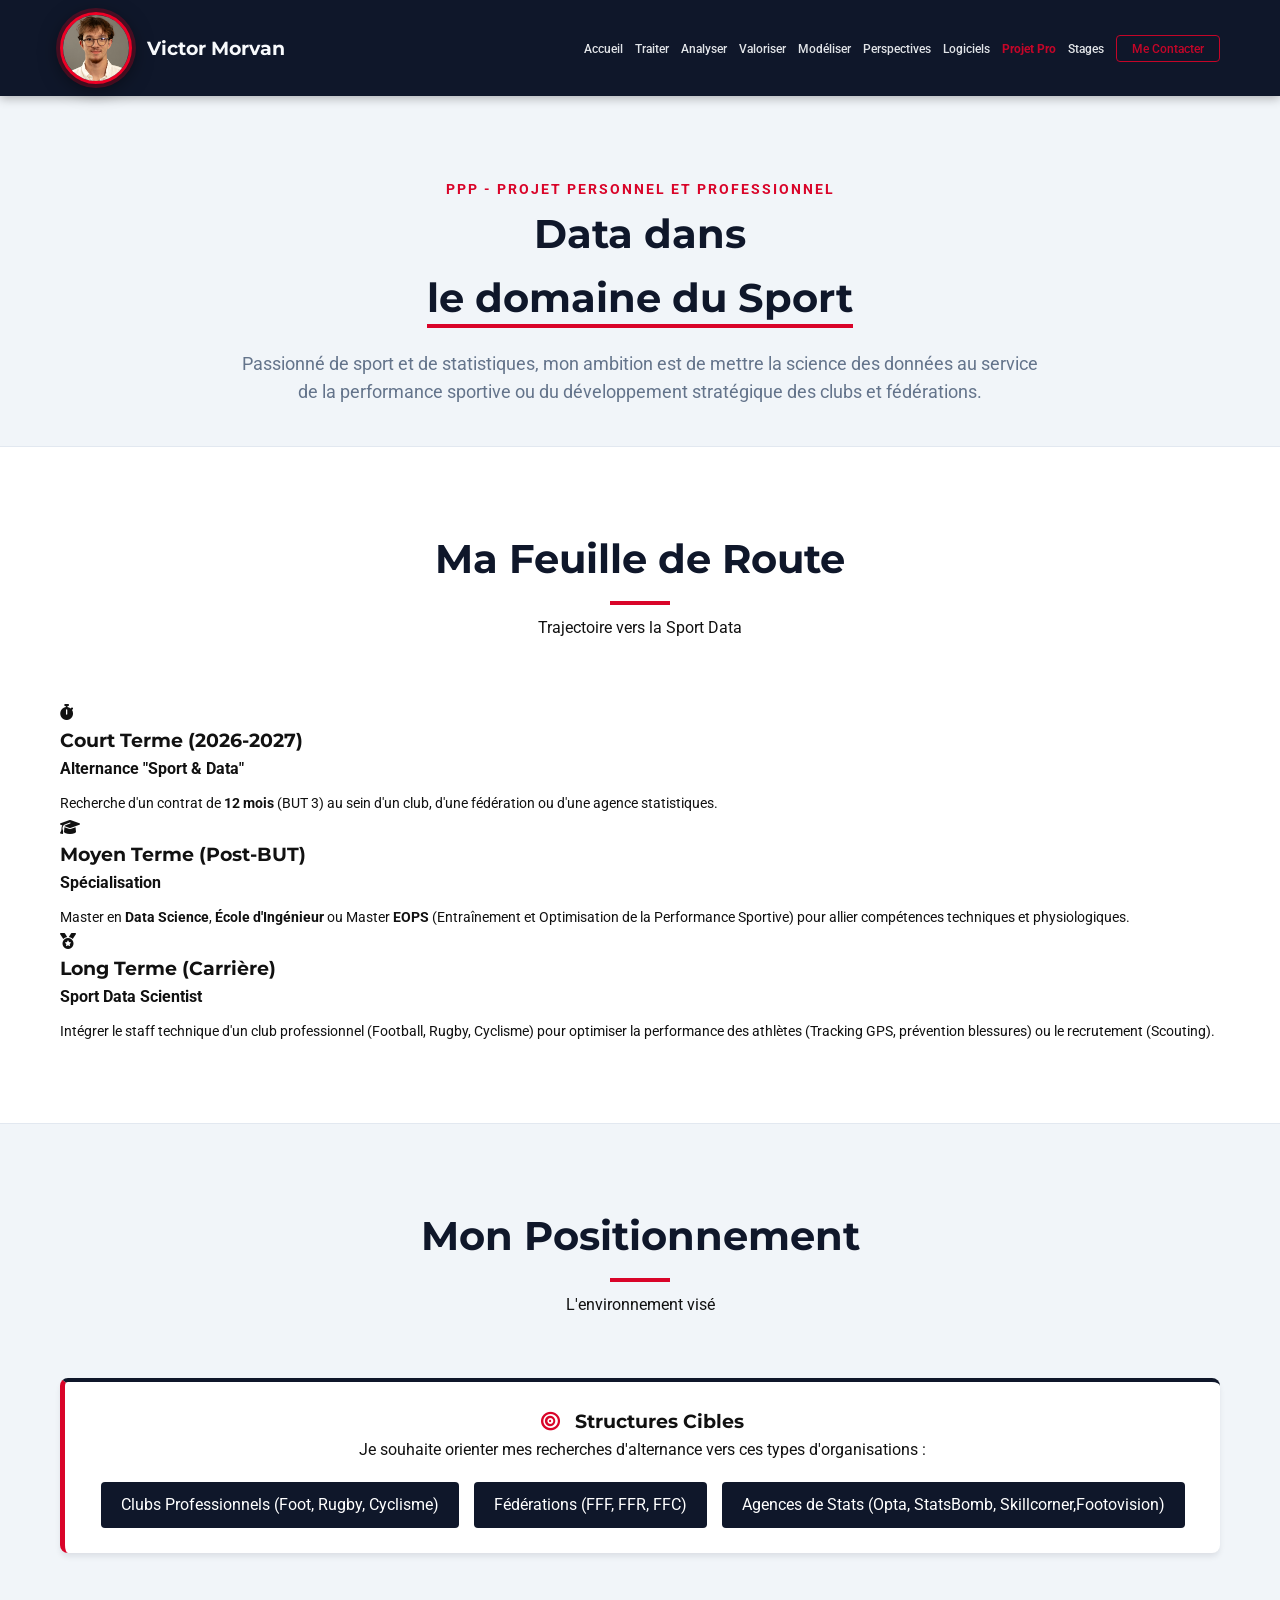
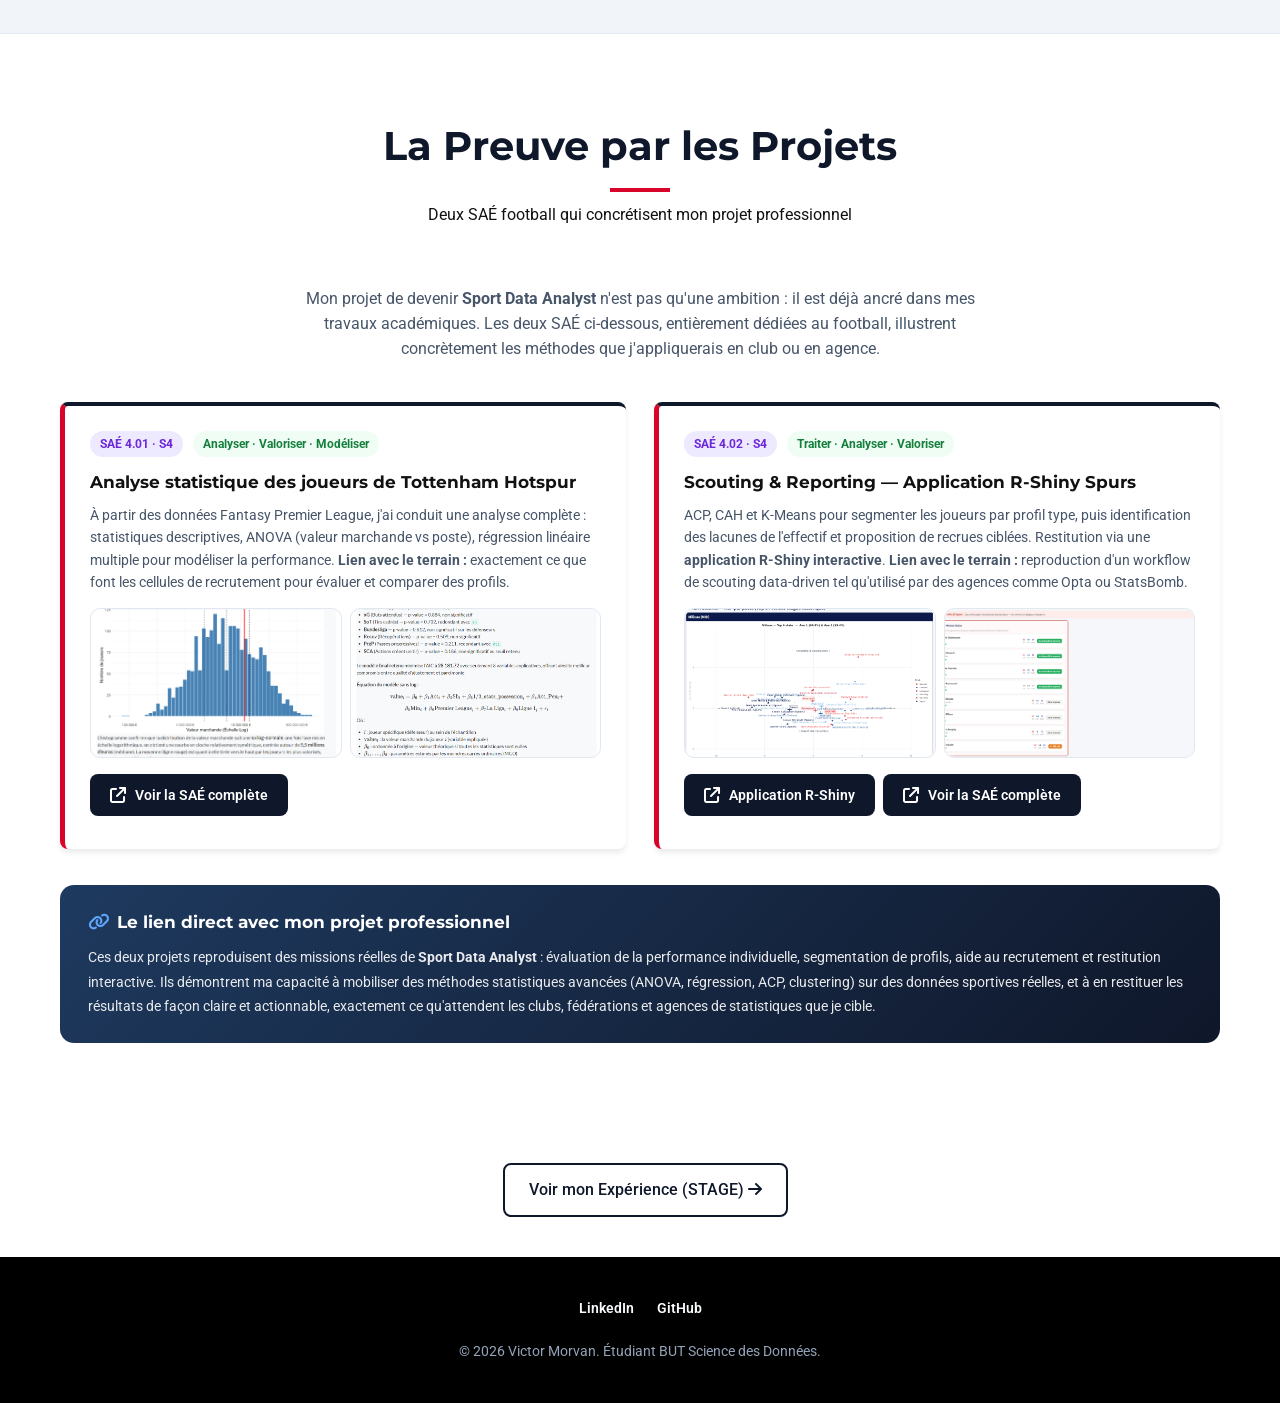
<file: projet.html>
<!DOCTYPE html>
<html lang="fr">
<head>
    <meta charset="UTF-8">
    <meta name="viewport" content="width=device-width, initial-scale=1.0">
    <meta name="description" content="Projet Professionnel Sport Data - Victor Morvan">
    <title>Projet Pro Sport Data | Victor Morvan</title>
    
    <link rel="stylesheet" href="css/style.css">
    <link rel="stylesheet" href="https://cdnjs.cloudflare.com/ajax/libs/font-awesome/6.5.1/css/all.min.css">
    <link rel="preconnect" href="https://fonts.googleapis.com">
    <link rel="preconnect" href="https://fonts.gstatic.com" crossorigin>
    <link href="https://fonts.googleapis.com/css2?family=Montserrat:wght@600;700&family=Roboto:wght@300;400;500&display=swap" rel="stylesheet">
</head>
<body>

    <header class="main-header">
        <div class="container nav-container">
            <a href="index.html" class="logo">
                <img src="assets/Image/photo.jpg" alt="Victor Morvan" class="header-photo">
                Victor Morvan
            </a>
            <nav>
                <ul class="nav-links">
                    <li><a href="index.html">Accueil</a></li>
                    <li><a href="traiter.html">Traiter</a></li>
                    <li><a href="analyser.html">Analyser</a></li>
                    <li><a href="valoriser.html">Valoriser</a></li>
                    <li><a href="modeliser.html">Modéliser</a></li>
                    
                    <li><a href="perspectives.html">Perspectives</a></li>
                    <li><a href="logiciels.html">Logiciels</a></li>
                    <li><a href="projet.html" class="active-link">Projet Pro</a></li>
                    
                    <li><a href="stages.html">Stages</a></li>
                    <li><a href="contact.html" class="btn-nav">Me Contacter</a></li>
                </ul>
            </nav>
        </div>
    </header>

    <main>
        
        <section class="skill-hero">
            <div class="container">
                <span class="tagline">PPP - Projet Personnel et Professionnel</span>
                <h1>Data dans<br><span class="highlight">le domaine du Sport</span></h1>
                <p class="skill-desc">
                    Passionné de sport et de statistiques, mon ambition est de mettre la science des données au service de la performance sportive ou du développement stratégique des clubs et fédérations.
                </p>
            </div>
        </section>

        <section class="competence-section">
            <div class="container">
                <header class="section-header">
                    <h2>Ma Feuille de Route</h2>
                    <p class="subtitle">Trajectoire vers la Sport Data</p>
                </header>

                <div class="formation-grid">
                    
                    <div class="formation-card">
                        <div class="formation-icon">
                            <i class="fa-solid fa-stopwatch"></i>
                        </div>
                        <h3>Court Terme (2026-2027)</h3>
                        <p><strong>Alternance "Sport & Data"</strong></p>
                        <p style="margin-top: 10px; font-size: 0.9rem;">
                            Recherche d'un contrat de <strong>12 mois</strong> (BUT 3) au sein d'un club, d'une fédération ou d'une agence statistiques.
                        </p>
                    </div>

                    <div class="formation-card">
                        <div class="formation-icon">
                            <i class="fa-solid fa-graduation-cap"></i>
                        </div>
                        <h3>Moyen Terme (Post-BUT)</h3>
                        <p><strong>Spécialisation</strong></p>
                        <p style="margin-top: 10px; font-size: 0.9rem;">
                            Master en <strong>Data Science</strong>, <strong>École d'Ingénieur</strong> ou Master <strong>EOPS</strong> (Entraînement et Optimisation de la Performance Sportive) pour allier compétences techniques et physiologiques.
                        </p>
                    </div>

                    <div class="formation-card">
                        <div class="formation-icon">
                            <i class="fa-solid fa-medal"></i>
                        </div>
                        <h3>Long Terme (Carrière)</h3>
                        <p><strong>Sport Data Scientist</strong></p>
                        <p style="margin-top: 10px; font-size: 0.9rem;">
                            Intégrer le staff technique d'un club professionnel (Football, Rugby, Cyclisme) pour optimiser la performance des athlètes (Tracking GPS, prévention blessures) ou le recrutement (Scouting).
                        </p>
                    </div>

                </div>
            </div>
        </section>

        <hr class="section-divider">

        <section class="competence-section alt-bg">
            <div class="container">
                <header class="section-header">
                    <h2>Mon Positionnement</h2>
                    <p class="subtitle">L'environnement visé</p>
                </header>

                <div class="projects-grid">
                    
                    <article class="project-card full-detail" style="grid-column: 1 / -1; text-align: center;">
                        <div class="card-content">
                            <h3><i class="fa-solid fa-bullseye" style="color: var(--accent-red); margin-right: 10px;"></i> Structures Cibles</h3>
                            <p style="margin-bottom: 20px;">
                                Je souhaite orienter mes recherches d'alternance vers ces types d'organisations :
                            </p>
                            <div class="tech-stack" style="justify-content: center; gap: 15px; flex-wrap: wrap;">
                                <span style="padding: 10px 20px; font-size: 1rem;">Clubs Professionnels (Foot, Rugby, Cyclisme)</span>
                                <span style="padding: 10px 20px; font-size: 1rem;">Fédérations (FFF, FFR, FFC)</span>
                                <span style="padding: 10px 20px; font-size: 1rem;">Agences de Stats (Opta, StatsBomb, Skillcorner,Footovision)</span>
                            </div>
                        </div>
                    </article>

                </div>
            </div>
        </section>


        <hr class="section-divider">

        <section class="competence-section">
            <div class="container">
                <header class="section-header">
                    <h2>La Preuve par les Projets</h2>
                    <p class="subtitle">Deux SAÉ football qui concrétisent mon projet professionnel</p>
                </header>
                <p style="text-align:center;max-width:720px;margin:0 auto 40px;color:#475569;font-size:0.97rem;">
                    Mon projet de devenir <strong>Sport Data Analyst</strong> n'est pas qu'une ambition : il est déjà ancré dans mes travaux académiques. Les deux SAÉ ci-dessous, entièrement dédiées au football, illustrent concrètement les méthodes que j'appliquerais en club ou en agence.
                </p>

                <div class="projects-grid" style="grid-template-columns: 1fr 1fr; gap: 28px;">

                    <!-- SAE 4.01 -->
                    <article class="project-card full-detail">
                        <div class="card-content">
                            <div style="display:flex;align-items:center;gap:10px;margin-bottom:12px;">
                                <span style="background:#ede9fe;color:#6d28d9;font-size:.78rem;font-weight:700;padding:3px 10px;border-radius:20px;">SAÉ 4.01 · S4</span>
                                <span style="background:#f0fdf4;color:#15803d;font-size:.78rem;font-weight:700;padding:3px 10px;border-radius:20px;">Analyser · Valoriser · Modéliser</span>
                            </div>
                            <h3 style="font-size:1.05rem;margin-bottom:8px;">Analyse statistique des joueurs de Tottenham Hotspur</h3>
                            <p style="font-size:.88rem;color:#475569;margin-bottom:14px;">
                                À partir des données Fantasy Premier League, j'ai conduit une analyse complète : statistiques descriptives, ANOVA (valeur marchande vs poste), régression linéaire multiple pour modéliser la performance. <strong>Lien avec le terrain :</strong> exactement ce que font les cellules de recrutement pour évaluer et comparer des profils.
                            </p>
                            <div class="captures-grid" style="grid-template-columns:1fr 1fr;gap:8px;margin-bottom:12px;">
                                <div class="capture-slot"><img src="assets/Image/sae 401/sae 401 2.png" alt="Distribution valeur marchande"></div>
                                <div class="capture-slot"><img src="assets/Image/sae 401/sae 401 8.png" alt="Modèle régression stepwise"></div>
                            </div>
                            <a href="analyser.html#sae-401" class="btn-download-sae" style="margin-top:4px;"><i class="fa-solid fa-arrow-up-right-from-square"></i> Voir la SAÉ complète</a>
                        </div>
                    </article>

                    <!-- SAE 4.02 -->
                    <article class="project-card full-detail">
                        <div class="card-content">
                            <div style="display:flex;align-items:center;gap:10px;margin-bottom:12px;">
                                <span style="background:#ede9fe;color:#6d28d9;font-size:.78rem;font-weight:700;padding:3px 10px;border-radius:20px;">SAÉ 4.02 · S4</span>
                                <span style="background:#f0fdf4;color:#15803d;font-size:.78rem;font-weight:700;padding:3px 10px;border-radius:20px;">Traiter · Analyser · Valoriser</span>
                            </div>
                            <h3 style="font-size:1.05rem;margin-bottom:8px;">Scouting & Reporting — Application R-Shiny Spurs</h3>
                            <p style="font-size:.88rem;color:#475569;margin-bottom:14px;">
                                ACP, CAH et K-Means pour segmenter les joueurs par profil type, puis identification des lacunes de l'effectif et proposition de recrues ciblées. Restitution via une <strong>application R-Shiny interactive</strong>. <strong>Lien avec le terrain :</strong> reproduction d'un workflow de scouting data-driven tel qu'utilisé par des agences comme Opta ou StatsBomb.
                            </p>
                            <div class="captures-grid" style="grid-template-columns:1fr 1fr;gap:8px;margin-bottom:12px;">
                                <div class="capture-slot"><img src="assets/Image/sae 402/sae 402 6.png" alt="ACP Milieux plan factoriel"></div>
                                <div class="capture-slot"><img src="assets/Image/sae 402/sae 402 9.png" alt="Scouting profils manquants"></div>
                            </div>
                            <div style="display:flex;gap:8px;flex-wrap:wrap;">
                                <a href="https://victor-morvan.shinyapps.io/Analyse_Spurs_FPL/" target="_blank" class="btn-download-sae"><i class="fa-solid fa-arrow-up-right-from-square"></i> Application R-Shiny</a>
                                <a href="valoriser.html#sae-402" class="btn-download-sae"><i class="fa-solid fa-arrow-up-right-from-square"></i> Voir la SAÉ complète</a>
                            </div>
                        </div>
                    </article>

                </div>

                <div style="margin-top:36px;padding:24px 28px;background:linear-gradient(135deg,#1e3a5f 0%,#0f172a 100%);border-radius:14px;color:white;">
                    <h3 style="margin:0 0 10px;font-size:1.05rem;"><i class="fa-solid fa-link" style="color:#60a5fa;margin-right:8px;"></i>Le lien direct avec mon projet professionnel</h3>
                    <p style="margin:0;font-size:.9rem;line-height:1.7;opacity:.9;">
                        Ces deux projets reproduisent des missions réelles de <strong>Sport Data Analyst</strong> : évaluation de la performance individuelle, segmentation de profils, aide au recrutement et restitution interactive. Ils démontrent ma capacité à mobiliser des méthodes statistiques avancées (ANOVA, régression, ACP, clustering) sur des données sportives réelles, et à en restituer les résultats de façon claire et actionnable, exactement ce qu'attendent les clubs, fédérations et agences de statistiques que je cible.
                    </p>
                </div>
            </div>
        </section>

        <section class="nav-footer-section">
            <div class="container">
                <a href="stages.html" class="btn btn-outline dark-btn">
                    Voir mon Expérience (STAGE) <i class="fa-solid fa-arrow-right"></i>
                </a>
            </div>
        </section>

    </main>

    <footer>
        <div class="container footer-content">
            <div class="social-links">
                <a href="https://www.linkedin.com/" target="_blank">LinkedIn</a>
                <a href="#" target="_blank">GitHub</a>
            </div>
            <p>&copy; 2026 Victor Morvan. Étudiant BUT Science des Données.</p>
        </div>
    </footer>

</body>
</html>
</file>
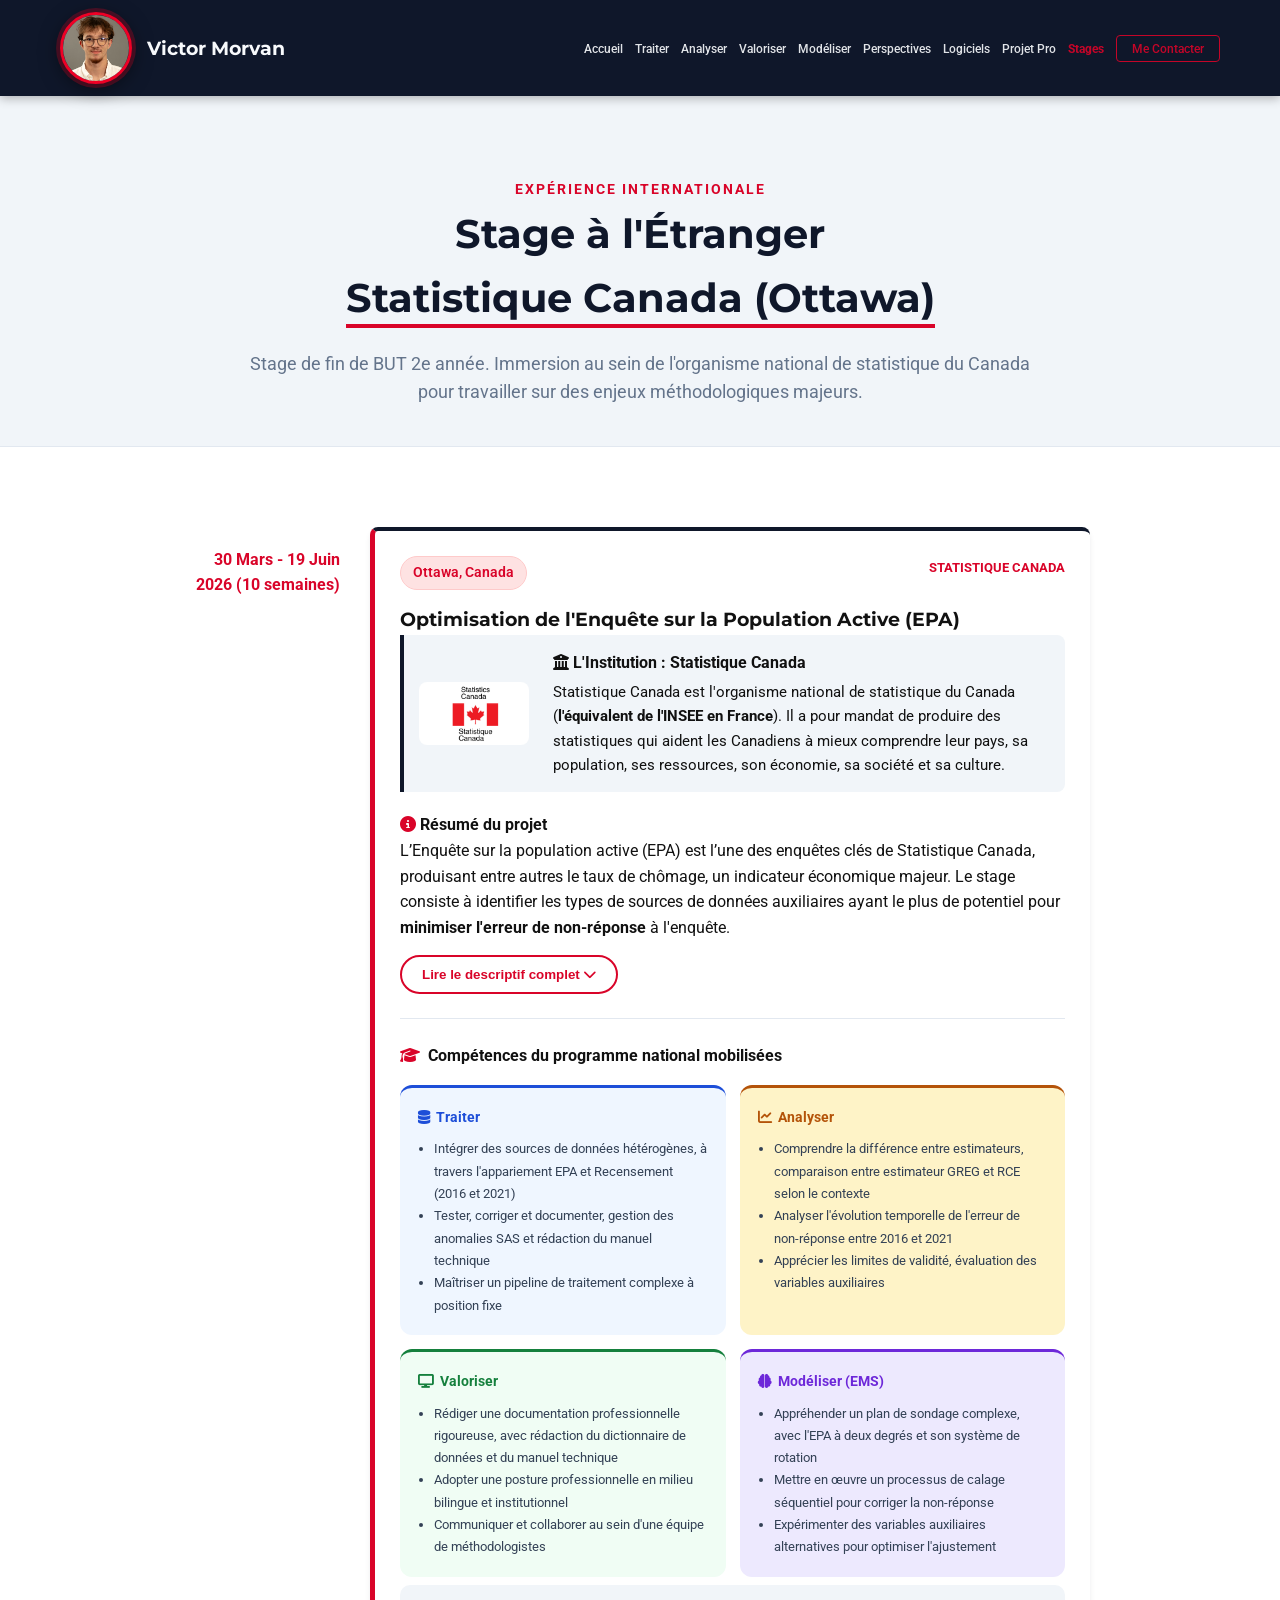
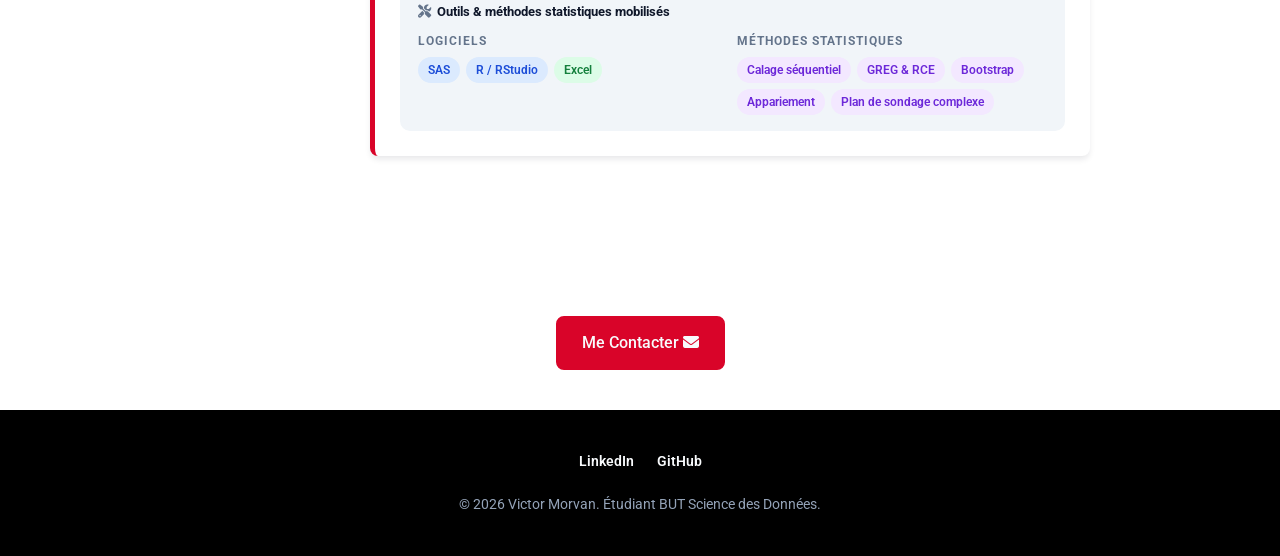
<file: stages.html>
<!DOCTYPE html>
<html lang="fr">
<head>
    <meta charset="UTF-8">
    <meta name="viewport" content="width=device-width, initial-scale=1.0">
    <meta name="description" content="Stage Statistique Canada - Victor Morvan">
    <title>Stages & Expériences | Victor Morvan</title>
    
    <link rel="stylesheet" href="css/style.css">
    <link rel="stylesheet" href="https://cdnjs.cloudflare.com/ajax/libs/font-awesome/6.5.1/css/all.min.css">
    <link rel="preconnect" href="https://fonts.googleapis.com">
    <link rel="preconnect" href="https://fonts.gstatic.com" crossorigin>
    <link href="https://fonts.googleapis.com/css2?family=Montserrat:wght@600;700&family=Roboto:wght@300;400;500&display=swap" rel="stylesheet">

    <style>
        /* Styles spécifiques pour le système de dépliement */
        .institution-box {
            background-color: #f1f5f9;
            border-left: 4px solid #0f172a;
            padding: 15px;
            margin-bottom: 20px;
            border-radius: 0 8px 8px 0;
        }
        .toggle-btn {
            background: none;
            border: 2px solid var(--accent-red);
            color: var(--accent-red);
            padding: 10px 20px;
            border-radius: 50px;
            cursor: pointer;
            font-weight: 600;
            transition: 0.3s;
            display: inline-block;
            margin-top: 15px;
        }
        .toggle-btn:hover {
            background: var(--accent-red);
            color: white;
        }
        #full-details {
            display: none; /* Caché par défaut */
            margin-top: 20px;
            padding-top: 20px;
            border-top: 1px solid #e2e8f0;
            animation: fadeIn 0.5s ease;
        }
        @keyframes fadeIn {
            from { opacity: 0; transform: translateY(-10px); }
            to { opacity: 1; transform: translateY(0); }
        }
    </style>
</head>
<body>

    <header class="main-header">
        <div class="container nav-container">
            <a href="index.html" class="logo">
                <img src="assets/Image/photo.jpg" alt="Victor Morvan" class="header-photo">
                Victor Morvan
            </a>
            <nav>
                <ul class="nav-links">
                    <li><a href="index.html">Accueil</a></li>
                    <li><a href="traiter.html">Traiter</a></li>
                    <li><a href="analyser.html">Analyser</a></li>
                    <li><a href="valoriser.html">Valoriser</a></li>
                    <li><a href="modeliser.html">Modéliser</a></li>
                    
                    <li><a href="perspectives.html">Perspectives</a></li>
                    <li><a href="logiciels.html">Logiciels</a></li>
                    <li><a href="projet.html">Projet Pro</a></li>
                    <li><a href="stages.html" class="active-link">Stages</a></li>
                    
                    <li><a href="contact.html" class="btn-nav">Me Contacter</a></li>
                </ul>
            </nav>
        </div>
    </header>

    <main>
        
        <section class="skill-hero">
            <div class="container">
                <span class="tagline">Expérience Internationale</span>
                <h1>Stage à l'Étranger<br><span class="highlight">Statistique Canada (Ottawa)</span></h1>
                <p class="skill-desc">
                    Stage de fin de BUT 2e année. Immersion au sein de l'organisme national de statistique du Canada pour travailler sur des enjeux méthodologiques majeurs.
                </p>
            </div>
        </section>

        <section class="competence-section">
            <div class="container">
                
                <div class="timeline">
                    
                    <article class="timeline-item">
                        <div class="timeline-date">30 Mars - 19 Juin 2026 (10 semaines)</div>
                        <div class="timeline-content project-card full-detail">
                            
                            <div class="card-top">
                                <span class="badge red-badge">Ottawa, Canada</span>
                                <span class="sae-ref">Statistique Canada</span>
                            </div>
                            <h3>Optimisation de l'Enquête sur la Population Active (EPA)</h3>

                            <div class="institution-box" style="display:flex;align-items:center;gap:24px;">
                                <img src="assets/Image/stat can/stats_can_photo.jpg" alt="Statistique Canada" style="width:110px;object-fit:contain;flex-shrink:0;border-radius:8px;">
                                <div>
                                    <h4><i class="fa-solid fa-building-columns"></i> L'Institution : Statistique Canada</h4>
                                    <p style="font-size: 0.95rem; margin-top: 5px;">
                                        Statistique Canada est l'organisme national de statistique du Canada (<strong>l'équivalent de l'INSEE en France</strong>). Il a pour mandat de produire des statistiques qui aident les Canadiens à mieux comprendre leur pays, sa population, ses ressources, son économie, sa société et sa culture.
                                    </p>
                                </div>
                            </div>
                            
                            <div class="summary-content">
                                <h4><i class="fa-solid fa-circle-info" style="color: var(--accent-red);"></i> Résumé du projet</h4>
                                <p>
                                    L’Enquête sur la population active (EPA) est l’une des enquêtes clés de Statistique Canada, produisant entre autres le taux de chômage, un indicateur économique majeur.
                                    Le stage consiste à identifier les types de sources de données auxiliaires ayant le plus de potentiel pour <strong>minimiser l'erreur de non-réponse</strong> à l'enquête.
                                </p>
                            </div>

                            <button onclick="toggleDescription()" id="toggleBtn" class="toggle-btn">
                                Lire le descriptif complet <i class="fa-solid fa-chevron-down"></i>
                            </button>

                            <div id="full-details">

                                <h4 style="margin-bottom:16px;margin-top:20px;"><i class="fa-solid fa-magnifying-glass-chart" style="color:var(--accent-red);margin-right:8px;"></i>L'EPA et la mesure de l'erreur de non-réponse</h4>

                                <p style="font-size:.9rem;color:#475569;line-height:1.7;margin-bottom:16px;">
                                    L'EPA est une enquête mensuelle à plan de sondage complexe produite auprès de dizaines de milliers de ménages canadiens. Elle génère les statistiques officielles du marché du travail, comme le taux de chômage. Depuis la pandémie, son taux de réponse a chuté de 87 % à environ 70 %, soulevant un risque d'erreur de non-réponse : les ménages qui refusent de participer présentent potentiellement des caractéristiques différentes, ce qui peut fausser les estimations.
                                </p>

                                <div style="display:grid;grid-template-columns:1fr 1fr;gap:12px;margin-bottom:20px;">
                                    <div>
                                        <p style="font-size:.8rem;color:#94a3b8;font-weight:600;text-align:center;margin-bottom:6px;">Taux de chômage par province (mars 2026)</p>
                                        <img src="assets/Image/Stage/carte EPA.png" alt="Carte EPA taux de chômage" style="width:100%;border-radius:8px;border:1px solid #e2e8f0;">
                                    </div>
                                    <div>
                                        <p style="font-size:.8rem;color:#94a3b8;font-weight:600;text-align:center;margin-bottom:6px;">Rotation mensuelle de l'échantillon EPA</p>
                                        <img src="assets/Image/Stage/rotation.png" alt="Système de rotation EPA" style="width:100%;border-radius:8px;border:1px solid #e2e8f0;">
                                    </div>
                                </div>

                                <p style="font-size:.9rem;color:#475569;line-height:1.7;margin-bottom:24px;">
                                    La démarche repose sur un <strong>appariement entre les données de l'EPA et le Recensement</strong> (2016 et 2021). Un processus de calage séquentiel construit une source de référence à laquelle les estimations habituelles sont comparées. Deux estimateurs sont mobilisés : le <strong>GREG</strong> (Generalized Regression Estimator) et le <strong>RCE</strong> (Regression Composite Estimator), qui exploite le chevauchement entre mois consécutifs lié au système de rotation.
                                </p>

                                <hr style="margin:24px 0;border:none;border-top:1px solid #e2e8f0;">

                                <h4 style="margin-bottom:16px;"><i class="fa-solid fa-list-check" style="color:var(--accent-red);margin-right:8px;"></i>Missions réalisées</h4>

                                <div style="display:flex;flex-direction:column;gap:14px;">

                                    <div style="background:#f8fafc;border-radius:10px;padding:16px 18px;border-left:4px solid #1e3a5f;">
                                        <strong style="color:#1e3a5f;display:block;margin-bottom:4px;">1. Prise en main et analyse du code SAS existant</strong>
                                        <p style="margin:0;font-size:.88rem;color:#475569;">Compréhension des programmes développés sur les données de 2021, identification de la structure du pipeline et substitution des références pour adapter le code aux données de 2016.</p>
                                    </div>

                                    <div style="background:#f8fafc;border-radius:10px;padding:16px 18px;border-left:4px solid #1e3a5f;">
                                        <strong style="color:#1e3a5f;display:block;margin-bottom:4px;">2. Harmonisation des variables entre 2016 et 2021</strong>
                                        <p style="margin:0;font-size:.88rem;color:#475569;">Mise en correspondance des variables des deux millésimes du Recensement et de l'EPA. Identification et traitement des principales différences de codification entre les deux années.</p>
                                    </div>

                                    <div style="background:#f8fafc;border-radius:10px;padding:16px 18px;border-left:4px solid #1e3a5f;">
                                        <strong style="color:#1e3a5f;display:block;margin-bottom:4px;">3. Tableau de suivi des flux de données</strong>
                                        <p style="margin:0;font-size:.88rem;color:#475569;">Création d'un tableau documentant l'ensemble du pipeline de traitement : fichiers d'entrée, sorties intermédiaires et finales, avec description du rôle de chaque programme.</p>
                                        <div style="margin-top:10px;"><img src="assets/Image/Stage/excel.png" alt="Tableau de suivi des flux" style="width:100%;border-radius:6px;border:1px solid #e2e8f0;"></div>
                                    </div>

                                    <div style="background:#f8fafc;border-radius:10px;padding:16px 18px;border-left:4px solid #1e3a5f;">
                                        <strong style="color:#1e3a5f;display:block;margin-bottom:4px;">4. Manuel technique et dictionnaire de données</strong>
                                        <p style="margin:0;font-size:.88rem;color:#475569;">Rédaction d'une documentation technique complète décrivant chaque variable, sa position et ses modalités dans les fichiers sources, pour assurer la maintenabilité du projet.</p>
                                        <div style="margin-top:10px;"><img src="assets/Image/Stage/dico.png" alt="Extrait du dictionnaire de données" style="width:100%;border-radius:6px;border:1px solid #e2e8f0;"></div>
                                    </div>

                                    <div style="background:#f8fafc;border-radius:10px;padding:16px 18px;border-left:4px solid #1e3a5f;">
                                        <strong style="color:#1e3a5f;display:block;margin-bottom:4px;">5. Exécution des programmes et gestion des anomalies</strong>
                                        <p style="margin:0;font-size:.88rem;color:#475569;">Lancement séquentiel des programmes SAS, contrôle des sorties et résolution d'anomalies techniques : pondérations nulles en Alberta, problèmes de convergence du calage, erreurs dans le programme de calage du Recensement long.</p>
                                    </div>

                                    <div style="background:#f8fafc;border-radius:10px;padding:16px 18px;border-left:4px solid #1e3a5f;">
                                        <strong style="color:#1e3a5f;display:block;margin-bottom:4px;">6. Analyse comparative et expérimentation de variables auxiliaires</strong>
                                        <p style="margin:0;font-size:.88rem;color:#475569;">Comparaison de l'erreur de non-réponse entre 2016 et 2021 à l'aide des estimateurs GREG et RCE. Expérimentation de nouvelles variables auxiliaires pour améliorer l'ajustement des poids.</p>
                                        <div style="margin-top:10px;">
                                            <p style="font-size:.8rem;color:#94a3b8;font-weight:600;text-align:center;margin-bottom:6px;">Exemple de sortie, intervalles d'erreur relative par groupe âge/sexe</p>
                                            <img src="assets/Image/Stage/exemple_output.png" alt="Exemple de sortie intervalles erreur relative" style="width:100%;border-radius:6px;border:1px solid #e2e8f0;">
                                        </div>
                                    </div>

                                </div>

                            </div>
                            <hr style="margin:24px 0;border:none;border-top:1px solid #e2e8f0;">

                            <h4 style="margin-bottom:16px;"><i class="fa-solid fa-graduation-cap" style="color:var(--accent-red);margin-right:8px;"></i>Compétences du programme national mobilisées</h4>

                            <div style="display:grid;grid-template-columns:1fr 1fr;gap:14px;margin-bottom:8px;">

                                <div style="background:#eff6ff;border-radius:12px;padding:18px;border-top:3px solid #1d4ed8;">
                                    <div style="font-weight:700;color:#1d4ed8;font-size:.88rem;margin-bottom:10px;"><i class="fa-solid fa-database" style="margin-right:6px;"></i>Traiter</div>
                                    <ul style="margin:0;padding-left:16px;font-size:.82rem;color:#334155;line-height:1.7;">
                                        <li>Intégrer des sources de données hétérogènes, à travers l'appariement EPA et Recensement (2016 et 2021)</li>
                                        <li>Tester, corriger et documenter, gestion des anomalies SAS et rédaction du manuel technique</li>
                                        <li>Maîtriser un pipeline de traitement complexe à position fixe</li>
                                    </ul>
                                </div>

                                <div style="background:#fef3c7;border-radius:12px;padding:18px;border-top:3px solid #b45309;">
                                    <div style="font-weight:700;color:#b45309;font-size:.88rem;margin-bottom:10px;"><i class="fa-solid fa-chart-line" style="margin-right:6px;"></i>Analyser</div>
                                    <ul style="margin:0;padding-left:16px;font-size:.82rem;color:#334155;line-height:1.7;">
                                        <li>Comprendre la différence entre estimateurs, comparaison entre estimateur GREG et RCE selon le contexte</li>
                                        <li>Analyser l'évolution temporelle de l'erreur de non-réponse entre 2016 et 2021</li>
                                        <li>Apprécier les limites de validité, évaluation des variables auxiliaires</li>
                                    </ul>
                                </div>

                                <div style="background:#f0fdf4;border-radius:12px;padding:18px;border-top:3px solid #15803d;">
                                    <div style="font-weight:700;color:#15803d;font-size:.88rem;margin-bottom:10px;"><i class="fa-solid fa-display" style="margin-right:6px;"></i>Valoriser</div>
                                    <ul style="margin:0;padding-left:16px;font-size:.82rem;color:#334155;line-height:1.7;">
                                        <li>Rédiger une documentation professionnelle rigoureuse, avec rédaction du dictionnaire de données et du manuel technique</li>
                                        <li>Adopter une posture professionnelle en milieu bilingue et institutionnel</li>
                                        <li>Communiquer et collaborer au sein d'une équipe de méthodologistes</li>
                                    </ul>
                                </div>

                                <div style="background:#ede9fe;border-radius:12px;padding:18px;border-top:3px solid #6d28d9;">
                                    <div style="font-weight:700;color:#6d28d9;font-size:.88rem;margin-bottom:10px;"><i class="fa-solid fa-brain" style="margin-right:6px;"></i>Modéliser (EMS)</div>
                                    <ul style="margin:0;padding-left:16px;font-size:.82rem;color:#334155;line-height:1.7;">
                                        <li>Appréhender un plan de sondage complexe, avec l'EPA à deux degrés et son système de rotation</li>
                                        <li>Mettre en œuvre un processus de calage séquentiel pour corriger la non-réponse</li>
                                        <li>Expérimenter des variables auxiliaires alternatives pour optimiser l'ajustement</li>
                                    </ul>
                                </div>

                            </div>

                            <div style="background:#f1f5f9;border-radius:10px;padding:16px 18px;margin-top:8px;">
                                <div style="font-size:.83rem;font-weight:700;color:#0f172a;margin-bottom:10px;"><i class="fa-solid fa-screwdriver-wrench" style="margin-right:6px;color:#64748b;"></i>Outils & méthodes statistiques mobilisés</div>
                                <div style="display:grid;grid-template-columns:1fr 1fr;gap:8px;">
                                    <div>
                                        <div style="font-size:.75rem;font-weight:700;color:#64748b;text-transform:uppercase;letter-spacing:1px;margin-bottom:6px;">Logiciels</div>
                                        <div style="display:flex;flex-wrap:wrap;gap:6px;">
                                            <span style="background:#dbeafe;color:#1d4ed8;font-size:.78rem;padding:3px 10px;border-radius:20px;font-weight:600;">SAS</span>
                                            <span style="background:#dbeafe;color:#1d4ed8;font-size:.78rem;padding:3px 10px;border-radius:20px;font-weight:600;">R / RStudio</span>
                                            <span style="background:#dcfce7;color:#15803d;font-size:.78rem;padding:3px 10px;border-radius:20px;font-weight:600;">Excel</span>
                                        </div>
                                    </div>
                                    <div>
                                        <div style="font-size:.75rem;font-weight:700;color:#64748b;text-transform:uppercase;letter-spacing:1px;margin-bottom:6px;">Méthodes statistiques</div>
                                        <div style="display:flex;flex-wrap:wrap;gap:6px;">
                                            <span style="background:#f3e8ff;color:#6d28d9;font-size:.78rem;padding:3px 10px;border-radius:20px;font-weight:600;">Calage séquentiel</span>
                                            <span style="background:#f3e8ff;color:#6d28d9;font-size:.78rem;padding:3px 10px;border-radius:20px;font-weight:600;">GREG & RCE</span>
                                            <span style="background:#f3e8ff;color:#6d28d9;font-size:.78rem;padding:3px 10px;border-radius:20px;font-weight:600;">Bootstrap</span>
                                            <span style="background:#f3e8ff;color:#6d28d9;font-size:.78rem;padding:3px 10px;border-radius:20px;font-weight:600;">Appariement</span>
                                            <span style="background:#f3e8ff;color:#6d28d9;font-size:.78rem;padding:3px 10px;border-radius:20px;font-weight:600;">Plan de sondage complexe</span>
                                        </div>
                                    </div>
                                </div>
                            </div>


                            

                        </div>
                    </article>

                </div>

            </div>
        </section>

        <section class="nav-footer-section">
            <div class="container">
                <a href="contact.html" class="btn btn-primary">
                    Me Contacter <i class="fa-solid fa-envelope"></i>
                </a>
            </div>
        </section>

    </main>

    <footer>
        <div class="container footer-content">
            <div class="social-links">
                <a href="https://www.linkedin.com/" target="_blank">LinkedIn</a>
                <a href="#" target="_blank">GitHub</a>
            </div>
            <p>&copy; 2026 Victor Morvan. Étudiant BUT Science des Données.</p>
        </div>
    </footer>

    <script>
        function toggleDescription() {
            var content = document.getElementById("full-details");
            var btn = document.getElementById("toggleBtn");

            if (content.style.display === "block") {
                content.style.display = "none";
                btn.innerHTML = 'Lire le descriptif complet <i class="fa-solid fa-chevron-down"></i>';
            } else {
                content.style.display = "block";
                btn.innerHTML = 'Réduire le descriptif <i class="fa-solid fa-chevron-up"></i>';
            }
        }
    </script>

</body>
</html>
</file>
<file: css/style.css>
/* =========================================
   1. VARIABLES & RESET (Charte Graphique)
   ========================================= */
:root {
    /* PALETTE DE COULEURS */
    --primary-navy: #0f172a;      /* Bleu marine très profond */
    --secondary-navy: #1e293b;    /* Bleu marine clair */
    --accent-red: #d90429;        /* Rouge vif */
    --accent-red-dark: #b90524;   /* Rouge sombre */
    
    --text-main: #111111;         /* Noir */
    --text-muted: #64748b;        /* Gris */
    --text-light: #f8fafc;        /* Blanc */
    
    --bg-white: #ffffff;
    --bg-light: #f1f5f9;          /* Gris pâle */
    
    /* TYPOGRAPHIE & DIVERS */
    --font-heading: 'Montserrat', sans-serif;
    --font-body: 'Roboto', sans-serif;
    --container-width: 1200px;
    --radius: 8px;
    --shadow: 0 4px 6px -1px rgba(15, 23, 42, 0.1);
}

* {
    margin: 0;
    padding: 0;
    box-sizing: border-box;
}

html {
    scroll-behavior: smooth;
}

body {
    font-family: var(--font-body);
    color: var(--text-main);
    line-height: 1.6;
    background-color: var(--bg-white);
}

/* =========================================
   2. COMPOSANTS GLOBAUX
   ========================================= */
.container {
    max-width: var(--container-width);
    margin: 0 auto;
    padding: 0 20px;
}

h1, h2, h3 {
    font-family: var(--font-heading);
    font-weight: 700;
}

a {
    text-decoration: none;
    color: inherit;
    transition: 0.3s;
}

/* Boutons */
.btn {
    display: inline-block;
    padding: 12px 24px;
    border-radius: var(--radius);
    font-weight: 500;
    cursor: pointer;
    text-align: center;
}

.btn-primary {
    background-color: var(--accent-red);
    color: var(--text-light);
    border: 2px solid var(--accent-red);
}

.btn-primary:hover {
    background-color: var(--accent-red-dark);
    border-color: var(--accent-red-dark);
}

.btn-outline {
    background-color: transparent;
    color: var(--text-light);
    border: 2px solid var(--text-light);
    margin-left: 10px;
}

.btn-outline:hover {
    background-color: var(--text-light);
    color: var(--primary-navy);
}

/* Badges */
.badges-container {
    display: flex;
    gap: 10px;
    justify-content: center;
    flex-wrap: wrap;
    margin-top: 15px;
}

.badge {
    background-color: rgba(15, 23, 42, 0.05);
    color: var(--primary-navy);
    padding: 5px 12px;
    border-radius: 50px;
    font-size: 0.85rem;
    font-weight: 600;
    border: 1px solid rgba(15, 23, 42, 0.1);
}

/* =========================================
   3. HEADER & NAVIGATION
   ========================================= */
.main-header {
    background-color: var(--primary-navy);
    color: var(--text-light);
    padding: 12px 0;
    position: sticky;
    top: 0;
    z-index: 1000;
    box-shadow: 0 2px 10px rgba(0,0,0,0.3);
}

.nav-container {
    display: flex;
    justify-content: space-between;
    align-items: center;
}

/* Logo avec Photo et Nom */
.logo {
    display: flex;
    align-items: center;
    gap: 15px;
    font-family: var(--font-heading);
    font-size: 1.2rem;
    font-weight: 700;
    color: var(--text-light);
}

/* =============================================
   PHOTO AGRANDIE & QUALITÉ AMÉLIORÉE
   ============================================= */
.header-photo {
    height: 72px;
    width: 72px;
    border-radius: 50%;
    object-fit: cover;
    object-position: center 30%; /* Plus bas pour voir visage + épaules */
    border: 3px solid var(--accent-red);
    box-shadow:
        0 0 0 4px rgba(217, 4, 41, 0.25),
        0 4px 20px rgba(0, 0, 0, 0.55);
    transition: transform 0.3s ease, box-shadow 0.3s ease;

    /* Qualité maximale du rendu image */
    image-rendering: -webkit-optimize-contrast;
    image-rendering: crisp-edges;
    -webkit-backface-visibility: hidden;
    backface-visibility: hidden;
    transform: translateZ(0);
    -webkit-transform: translateZ(0);
    will-change: transform;
    filter: contrast(1.04) saturate(1.08) brightness(1.02);
}

.header-photo:hover {
    transform: translateZ(0) scale(1.06);
    box-shadow:
        0 0 0 5px rgba(217, 4, 41, 0.4),
        0 6px 22px rgba(0, 0, 0, 0.65);
}

.nav-links {
    display: flex;
    list-style: none;
    gap: 12px;
    align-items: center;
}

.nav-links a {
    font-size: 0.78rem;
    font-weight: 500;
    opacity: 0.9;
    white-space: nowrap;
}

.nav-links a:hover {
    color: var(--accent-red);
    opacity: 1;
}

.btn-nav {
    border: 1px solid var(--accent-red);
    padding: 5px 15px;
    border-radius: 4px;
    color: var(--accent-red) !important;
}

.btn-nav:hover {
    background-color: var(--accent-red);
    color: white !important;
}

/* =========================================
   4. SECTION HERO (Accueil)
   ========================================= */
.hero-section {
    background: linear-gradient(135deg, var(--primary-navy) 0%, #000000 100%);
    color: var(--text-light);
    padding: 100px 0;
    text-align: center;
}

.tagline {
    text-transform: uppercase;
    letter-spacing: 2px;
    font-size: 0.9rem;
    color: var(--accent-red);
    font-weight: 700;
}

.hero-content h1 {
    font-size: 3rem;
    margin: 20px 0;
}

.hero-content .highlight {
    color: #cbd5e1;
    border-bottom: 3px solid var(--accent-red);
}

.hero-desc {
    max-width: 700px;
    margin: 0 auto 40px auto;
    font-size: 1.2rem;
    opacity: 0.8;
}

/* =========================================
   5. SECTIONS COMPÉTENCES (Général)
   ========================================= */
.competence-section {
    padding: 80px 0;
}

.alt-bg {
    background-color: var(--bg-light);
}

.section-header {
    text-align: center;
    margin-bottom: 60px;
}

.section-header h2 {
    font-size: 2.5rem;
    color: var(--primary-navy);
    margin-bottom: 10px;
    position: relative;
    display: inline-block;
}

.section-header h2::after {
    content: '';
    display: block;
    width: 60px;
    height: 4px;
    background-color: var(--accent-red);
    margin: 10px auto 0 auto;
}

.section-divider {
    border: 0;
    height: 1px;
    background: #e2e8f0;
}

/* =========================================
   6. CARTES PROJETS
   ========================================= */
.projects-grid {
    display: grid;
    grid-template-columns: repeat(auto-fit, minmax(320px, 1fr)); 
    gap: 30px;
}

.project-card {
    background: var(--bg-white);
    border-radius: var(--radius);
    overflow: hidden;
    box-shadow: var(--shadow);
    transition: transform 0.3s ease;
    border-top: 4px solid var(--primary-navy);
}

.project-card:hover {
    transform: translateY(-5px);
    border-top-color: var(--accent-red);
}

.card-image {
    height: 200px;
    background-color: #e2e8f0;
    display: flex;
    align-items: center;
    justify-content: center;
}

.card-image img {
    width: 100%;
    height: 100%;
    object-fit: cover;
}

.card-content {
    padding: 25px;
}

.sae-ref {
    display: inline-block;
    font-size: 0.8rem;
    color: var(--accent-red);
    font-weight: 700;
    text-transform: uppercase;
    margin-bottom: 10px;
}

.tech-stack {
    display: flex;
    gap: 8px;
    flex-wrap: wrap;
    margin-top: 15px;
}

.tech-stack span {
    background-color: var(--primary-navy);
    color: white;
    font-size: 0.75rem;
    padding: 4px 8px;
    border-radius: 4px;
}

/* =========================================
   7. SECTIONS LOGICIELS & STAGES
   ========================================= */
.software-grid {
    display: grid;
    grid-template-columns: repeat(auto-fit, minmax(300px, 1fr));
    gap: 30px;
    margin-top: 20px;
}

.software-category h3 {
    color: var(--accent-red);
    font-size: 1.2rem;
    margin-bottom: 15px;
    border-left: 3px solid var(--primary-navy);
    padding-left: 10px;
}

.tags-group {
    display: flex;
    flex-wrap: wrap;
    gap: 10px;
}

.tech-tag {
    background-color: white;
    border: 1px solid #e2e8f0;
    padding: 8px 15px;
    border-radius: 6px;
    font-weight: 500;
    color: var(--primary-navy);
    box-shadow: 0 2px 4px rgba(0,0,0,0.05);
    transition: 0.2s;
}

.tech-tag:hover {
    background-color: var(--primary-navy);
    color: white;
    border-color: var(--primary-navy);
}

/* TIMELINE */
.timeline {
    position: relative;
    max-width: 900px;
    margin: 0 auto;
}

.timeline-item {
    display: flex;
    gap: 30px;
    margin-bottom: 40px;
}

.timeline-date {
    flex: 0 0 150px;
    text-align: right;
    font-weight: 700;
    color: var(--accent-red);
    padding-top: 20px;
}

.timeline-content {
    flex: 1;
    padding: 25px;
    background: white;
    border-radius: var(--radius);
    box-shadow: var(--shadow);
    border-top: 4px solid var(--primary-navy);
}

/* =========================================
   8. SECTION CONTACT (Bas de page Index)
   ========================================= */
.contact-section {
    background-color: var(--primary-navy);
    color: var(--text-light);
    text-align: center;
    padding: 80px 0;
}

.contact-content h2 {
    color: white;
    margin-bottom: 20px;
    font-size: 2.5rem;
}

.contact-actions {
    display: flex;
    gap: 20px;
    justify-content: center;
    margin-top: 30px;
    flex-wrap: wrap;
}

/* =========================================
   9. FOOTER
   ========================================= */
footer {
    background-color: #000000;
    color: #94a3b8;
    padding: 40px 0;
    text-align: center;
    font-size: 0.9rem;
}

.social-links {
    margin-bottom: 20px;
}

.social-links a {
    color: var(--text-light);
    margin: 0 10px;
    font-weight: 600;
}
/* =========================================
   12. STYLES PAGES INTERNES (Modéliser)
   ========================================= */

/* Hero spécifique pour les pages compétences */
.skill-hero {
    background-color: var(--bg-light);
    padding: 80px 0 40px 0;
    text-align: center;
    border-bottom: 1px solid #e2e8f0;
}

.skill-hero h1 {
    font-size: 2.5rem;
    color: var(--primary-navy);
    margin-bottom: 20px;
}

.skill-desc {
    max-width: 800px;
    margin: 0 auto;
    font-size: 1.1rem;
    color: var(--text-muted);
}

/* Style pour le lien actif dans le menu */
.active-link {
    color: var(--accent-red) !important;
    font-weight: 700 !important;
}

/* Cartes détaillées avec liste à puces */
.project-card.full-detail {
    border-left: 5px solid var(--accent-red); /* Bordure rouge à gauche pour l'importance */
}

.card-top {
    display: flex;
    justify-content: space-between;
    align-items: center;
    margin-bottom: 15px;
    flex-wrap: wrap;
    gap: 10px;
}

.red-badge {
    background-color: #fee2e2;
    color: var(--accent-red);
    border: 1px solid #fecaca;
}

.context {
    font-style: italic;
    font-size: 0.9rem;
    margin-bottom: 15px;
    color: var(--text-main);
}

.proof-content h4 {
    font-size: 1rem;
    color: var(--primary-navy);
    margin-bottom: 10px;
    text-transform: uppercase;
    font-weight: 700;
}

.proof-content ul {
    list-style: none;
    margin-bottom: 20px;
}

.proof-content li {
    margin-bottom: 8px;
    font-size: 0.95rem;
    color: #475569;
}

.proof-content i {
    color: var(--accent-red);
    margin-right: 8px;
    font-size: 0.8rem;
}

.btn-text {
    font-weight: 600;
    color: var(--primary-navy);
    text-decoration: none;
    font-size: 0.9rem;
}

.btn-text:hover {
    color: var(--accent-red);
    text-decoration: underline;
}

/* Bouton de navigation en bas */
.nav-footer-section {
    padding: 40px 0;
    text-align: center;
}

.dark-btn {
    border-color: var(--primary-navy);
    color: var(--primary-navy);
}

.dark-btn:hover {
    background-color: var(--primary-navy);
    color: white;
}
/* =========================================
   10. STYLE PAGE CONTACT (Logos & Grille)
   ========================================= */
/* 1. La Grille (Rectangles larges) */
.contact-grid {
    display: grid;
    /* Largeur minimale de 350px pour des cases imposantes */
    grid-template-columns: repeat(auto-fit, minmax(350px, 1fr));
    gap: 30px;
    margin-top: 50px;
    text-align: left;
}

/* 2. Les Cartes (Contact Item) */
.contact-item {
    background: rgba(255, 255, 255, 0.05);
    /* Gros padding pour l'aspect "grand rectangle" */
    padding: 40px 30px; 
    border-radius: var(--radius);
    display: flex;
    align-items: center;
    gap: 25px;
    border: 1px solid rgba(255, 255, 255, 0.1);
    transition: 0.3s;
    text-decoration: none;
    color: inherit;
    min-height: 120px;
}

.contact-item:hover {
    background: rgba(255, 255, 255, 0.1);
    transform: translateY(-5px);
    border-color: var(--accent-red);
}

/* 3. Les Icônes (Ronds rouges) */
.icon-box {
    width: 50px;
    height: 50px;
    background-color: var(--accent-red);
    color: white;
    border-radius: 50%;
    display: flex;
    align-items: center;
    justify-content: center;
    font-size: 1.2rem;
    flex-shrink: 0;
}

/* 4. Textes détails */
.contact-details h3 {
    font-size: 0.8rem;
    color: var(--text-muted);
    text-transform: uppercase;
    margin-bottom: 5px;
    letter-spacing: 1px;
}

.contact-details a, 
.contact-details span {
    font-size: 1rem;
    font-weight: 500;
}

.full-page-contact {
    min-height: 80vh;
    display: flex;
    align-items: center;
    justify-content: center;
}

/* =========================================
   STYLE SPÉCIFIQUE : BOUTON ROUGE (Ajouté)
   ========================================= */
.contact-section .btn-outline {
    border: 2px solid var(--accent-red); /* Bordure Rouge */
    color: var(--accent-red);            /* Texte Rouge */
    background-color: transparent;
}

.contact-section .btn-outline:hover {
    background-color: var(--accent-red); /* Fond Rouge au survol */
    color: white;                        /* Texte Blanc */
    border-color: var(--accent-red);
}


/* =========================================
   11. RESPONSIVE (Mobile)
   ========================================= */
@media (max-width: 768px) {
    .nav-links {
        display: none; 
    }
    
    .nav-container {
        justify-content: center;
    }

    .hero-content h1 {
        font-size: 2rem;
    }

    .hero-btns {
        flex-direction: column;
        display: flex;
        gap: 15px;
    }
    
    .timeline-item {
        flex-direction: column;
        gap: 10px;
    }
    
    .timeline-date {
        text-align: left;
        padding-top: 0;
    }

    .contact-grid {
        grid-template-columns: 1fr;
    }

    .header-photo {
        height: 75px;
        width: 75px;
    }
}

/* =========================================
   13. PAGES COMPÉTENCES — NOUVEAU SYSTÈME
   ========================================= */

/* ── Hero compétence ── */
.skill-hero .highlight {
    color: var(--primary-navy);
    border-bottom: 4px solid var(--accent-red);
    padding-bottom: 2px;
}

.ac-overview-grid {
    display: flex;
    gap: 16px;
    justify-content: center;
    flex-wrap: wrap;
    margin-top: 36px;
}

.ac-overview-col {
    background: white;
    border-radius: 10px;
    padding: 18px 24px;
    min-width: 260px;
    box-shadow: var(--shadow);
    border-top: 3px solid var(--primary-navy);
    flex: 1;
    max-width: 340px;
}

.ac-overview-level {
    display: block;
    font-size: 0.7rem;
    font-weight: 700;
    text-transform: uppercase;
    letter-spacing: 1.5px;
    color: var(--text-muted);
    margin-bottom: 12px;
}

.ac-overview-list {
    display: flex;
    flex-wrap: wrap;
    gap: 7px;
}

.ac-pill {
    font-size: 0.75rem;
    font-weight: 600;
    padding: 4px 10px;
    border-radius: 20px;
    font-family: monospace;
}

.ac-pill-s1 {
    background: #dbeafe;
    color: #1e40af;
}

.ac-pill-s2 {
    background: #d1fae5;
    color: #065f46;
}

/* ── Section level badge ── */
.section-level-badge {
    display: inline-block;
    font-size: 0.7rem;
    font-weight: 700;
    padding: 4px 12px;
    border-radius: 20px;
    background: #dbeafe;
    color: #1e40af;
    margin-left: 12px;
    vertical-align: middle;
    font-family: var(--font-body);
    letter-spacing: 0.5px;
}

.section-level-badge--s2 {
    background: #d1fae5;
    color: #065f46;
}

.section-level-badge--multi {
    background: #fef3c7;
    color: #92400e;
}

/* ── Carte SAÉ principale ── */
.sae-card-full {
    background: white;
    border-radius: 12px;
    box-shadow: 0 2px 20px rgba(15,23,42,0.08);
    overflow: hidden;
    border-left: 5px solid var(--accent-red);
    margin-bottom: 32px;
}

.sae-card-header {
    display: flex;
    align-items: center;
    justify-content: space-between;
    padding: 18px 28px;
    background: var(--primary-navy);
    flex-wrap: wrap;
    gap: 12px;
}

.sae-card-header-left {
    display: flex;
    align-items: center;
    gap: 10px;
    flex-wrap: wrap;
}

.sae-code-badge {
    font-family: monospace;
    font-size: 0.8rem;
    font-weight: 700;
    color: white;
    background: rgba(255,255,255,0.15);
    padding: 4px 10px;
    border-radius: 5px;
    letter-spacing: 0.5px;
}

.sae-sem-badge {
    font-size: 0.72rem;
    font-weight: 700;
    padding: 4px 10px;
    border-radius: 20px;
    letter-spacing: 0.5px;
}

.sem-s1 { background: #dbeafe; color: #1e40af; }
.sem-s2 { background: #bfdbfe; color: #1d4ed8; }
.sem-s3 { background: #d1fae5; color: #065f46; }
.sem-s4 { background: #a7f3d0; color: #064e3b; }

.sae-blocs-mini {
    display: flex;
    gap: 6px;
    flex-wrap: wrap;
}

.bloc-mini {
    font-size: 0.72rem;
    font-weight: 600;
    padding: 3px 9px;
    border-radius: 4px;
    display: flex;
    align-items: center;
    gap: 5px;
}

.bloc-traiter-mini   { background: rgba(219,234,254,0.2); color: #93c5fd; border: 1px solid rgba(147,197,253,0.3); }
.bloc-analyser-mini  { background: rgba(254,243,199,0.2); color: #fcd34d; border: 1px solid rgba(252,211,77,0.3); }
.bloc-valoriser-mini { background: rgba(209,250,229,0.2); color: #6ee7b7; border: 1px solid rgba(110,231,183,0.3); }
.bloc-modeliser-mini { background: rgba(237,233,254,0.2); color: #c4b5fd; border: 1px solid rgba(196,181,253,0.3); }

.btn-modal-open {
    display: flex;
    align-items: center;
    gap: 7px;
    font-size: 0.82rem;
    font-weight: 600;
    padding: 7px 16px;
    border-radius: 6px;
    border: 1.5px solid rgba(255,255,255,0.35);
    background: transparent;
    color: white;
    cursor: pointer;
    transition: 0.2s;
    white-space: nowrap;
}

.btn-modal-open:hover {
    background: rgba(255,255,255,0.15);
    border-color: rgba(255,255,255,0.6);
}

/* ── Corps de la carte SAÉ ── */
.sae-card-body {
    padding: 28px 28px 0 28px;
}

.sae-card-title {
    font-size: 1.25rem;
    color: var(--primary-navy);
    font-family: var(--font-heading);
    font-weight: 700;
    padding: 24px 28px 8px 28px;
}

.sae-card-context {
    font-size: 0.95rem;
    color: #475569;
    line-height: 1.7;
    padding: 0 28px 8px 28px;
    border-left: none;
}

/* ── Sections internes ── */
.sae-section {
    padding: 20px 28px;
    border-top: 1px solid #f1f5f9;
}

.sae-section:last-child {
    padding-bottom: 28px;
}

.sae-section-label {
    display: flex;
    align-items: center;
    gap: 8px;
    font-size: 0.72rem;
    font-weight: 700;
    text-transform: uppercase;
    letter-spacing: 1.5px;
    color: var(--text-muted);
    margin-bottom: 14px;
}

.sae-section-label i {
    color: var(--accent-red);
    font-size: 0.85rem;
}

/* ── Compétences acquises (lisibles) ── */
.competences-list {
    display: flex;
    flex-wrap: wrap;
    gap: 8px;
}

.competence-tag {
    display: flex;
    align-items: center;
    gap: 6px;
    font-size: 0.85rem;
    font-weight: 500;
    padding: 6px 14px;
    border-radius: 6px;
    background: #f8fafc;
    color: var(--primary-navy);
    border: 1px solid #e2e8f0;
    transition: 0.2s;
}

.competence-tag i {
    color: var(--accent-red);
    font-size: 0.75rem;
}

.competence-tag:hover {
    background: var(--primary-navy);
    color: white;
    border-color: var(--primary-navy);
}

.competence-tag:hover i {
    color: #f87171;
}

/* ── Outils ── */
.outils-list {
    display: flex;
    flex-wrap: wrap;
    gap: 8px;
}

.outil-tag {
    display: flex;
    align-items: center;
    gap: 7px;
    font-size: 0.82rem;
    font-weight: 600;
    padding: 6px 14px;
    border-radius: 6px;
    background: var(--primary-navy);
    color: white;
    transition: 0.2s;
}

.outil-tag i {
    opacity: 0.75;
    font-size: 0.85rem;
}

.outil-tag:hover {
    background: var(--accent-red);
}

/* ── Captures ── */
.captures-grid {
    display: grid;
    grid-template-columns: repeat(auto-fit, minmax(200px, 1fr));
    gap: 14px;
}

.capture-slot {
    border-radius: 10px;
    overflow: hidden;
    position: relative;
    background: #f8fafc;
    border: 1px solid #e2e8f0;
}

.capture-slot img {
    width: 100%;
    height: auto;
    display: block;
    border-radius: 10px;
    object-fit: contain;
    image-rendering: high-quality;
    transition: transform 0.3s;
    cursor: zoom-in;
}

.capture-slot img:hover {
    transform: scale(1.01);
}

.empty-slot {
    display: flex;
    flex-direction: column;
    align-items: center;
    justify-content: center;
    gap: 10px;
    background: #f8fafc;
    border: 2px dashed #cbd5e1;
    border-radius: 8px;
    color: #94a3b8;
    font-size: 0.82rem;
    font-weight: 500;
    padding: 20px;
    text-align: center;
    min-height: 120px;
}

.empty-slot i {
    font-size: 1.5rem;
    color: #cbd5e1;
}

/* ── Cartes transversales ── */
.transversal-grid {
    display: grid;
    grid-template-columns: repeat(auto-fit, minmax(300px, 1fr));
    gap: 20px;
}

.transversal-card {
    background: white;
    border-radius: 10px;
    padding: 22px;
    box-shadow: var(--shadow);
    border: 1px solid #e2e8f0;
    cursor: pointer;
    transition: 0.25s;
    border-top: 3px solid #e2e8f0;
}

.transversal-card:hover {
    border-top-color: var(--accent-red);
    transform: translateY(-4px);
    box-shadow: 0 8px 24px rgba(15,23,42,0.12);
}

.transversal-card-top {
    display: flex;
    align-items: center;
    gap: 8px;
    margin-bottom: 12px;
}

.transversal-card h4 {
    font-size: 0.95rem;
    font-family: var(--font-heading);
    color: var(--primary-navy);
    margin-bottom: 8px;
}

.transversal-card p {
    font-size: 0.85rem;
    color: var(--text-muted);
    line-height: 1.6;
    margin-bottom: 14px;
}

.transversal-blocs {
    display: flex;
    flex-wrap: wrap;
    gap: 6px;
    margin-bottom: 14px;
}

.transversal-blocs .bloc-mini {
    background: transparent;
    border-color: #e2e8f0;
    color: var(--text-muted);
}

.transversal-blocs .bloc-mini i {
    color: var(--accent-red);
}

.transversal-cta {
    font-size: 0.82rem;
    font-weight: 700;
    color: var(--accent-red);
    display: flex;
    align-items: center;
    gap: 6px;
    margin-top: 4px;
}

/* ── Navigation bas de page ── */
.nav-footer-flex {
    display: flex;
    justify-content: space-between;
    align-items: center;
    max-width: 500px;
    margin: 0 auto;
    gap: 16px;
}


/* =========================================
   14. MODAL SAÉ — SYSTÈME FICHE COMPLÈTE
   ========================================= */
#sae-modal {
    display: none;
    position: fixed;
    inset: 0;
    z-index: 2000;
}
#sae-modal.is-open { display: block; }

.sae-modal-overlay {
    position: absolute;
    inset: 0;
    background: rgba(0,0,0,0.6);
    backdrop-filter: blur(4px);
    animation: overlayIn .2s ease;
}
@keyframes overlayIn { from{opacity:0} to{opacity:1} }

.sae-modal-panel {
    position: absolute;
    top: 50%; left: 50%;
    transform: translate(-50%,-50%);
    width: min(860px, 94vw);
    max-height: 88vh;
    background: #fff;
    border-radius: 14px;
    box-shadow: 0 24px 80px rgba(0,0,0,0.28);
    display: flex;
    flex-direction: column;
    overflow: hidden;
    animation: panelIn .25s cubic-bezier(.34,1.56,.64,1);
}
@keyframes panelIn {
    from{opacity:0;transform:translate(-50%,-47%)}
    to{opacity:1;transform:translate(-50%,-50%)}
}

.sae-modal-header {
    display: flex;
    align-items: flex-start;
    justify-content: space-between;
    gap: 16px;
    padding: 22px 28px 18px;
    border-bottom: 1px solid #e2e8f0;
    background: var(--primary-navy);
    flex-shrink: 0;
}
.modal-header-left { display:flex; flex-direction:column; gap:8px; }
.modal-code-sem { display:flex; align-items:center; gap:10px; }
.modal-code {
    font-family: monospace;
    font-size:.8rem; font-weight:700;
    color:rgba(255,255,255,.7);
    letter-spacing:.05em; text-transform:uppercase;
}
.modal-sem {
    font-size:.72rem; font-weight:700;
    padding:3px 10px; border-radius:20px;
}
.modal-title {
    font-size:1.05rem; font-weight:700;
    color:#fff; line-height:1.35; margin:0;
    font-family: var(--font-heading);
    max-width:680px;
}
.modal-close {
    background:rgba(255,255,255,.1);
    border:1px solid rgba(255,255,255,.25);
    border-radius:8px;
    width:36px; height:36px;
    display:flex; align-items:center; justify-content:center;
    cursor:pointer; color:#fff; font-size:15px;
    flex-shrink:0; transition:.15s;
}
.modal-close:hover { background:rgba(255,255,255,.25); }

.sae-modal-body {
    flex:1; overflow-y:auto;
    padding:24px 28px;
    display:flex; flex-direction:column; gap:20px;
}
.modal-intro {
    font-size:.93rem; line-height:1.75;
    color:#475569;
    padding:14px 16px;
    background:#f8fafc;
    border-radius:8px;
    border-left:3px solid #e2e8f0;
    margin:0;
}
.modal-blocs-label {
    font-size:.7rem; font-weight:700;
    letter-spacing:.08em; text-transform:uppercase;
    color:#94a3b8; display:block; margin-bottom:10px;
}
.modal-tabs { display:flex; flex-wrap:wrap; gap:8px; }
.modal-tab {
    display:flex; align-items:center; gap:7px;
    padding:7px 16px; border-radius:8px;
    border:1.5px solid var(--tab-border, #e2e8f0);
    background:transparent;
    color:var(--tab-text, #1e293b);
    font-size:.82rem; font-weight:600;
    cursor:pointer; transition:.15s;
}
.modal-tab:hover, .modal-tab.active {
    background:var(--tab-bg, #f1f5f9);
    box-shadow:0 2px 8px rgba(0,0,0,.08);
}
.modal-tab-content { margin-top:4px; }
.modal-panel-content {
    display:none; flex-direction:column; gap:18px;
    animation:fadeIn .18s ease;
}
.modal-panel-content.active { display:flex; }
@keyframes fadeIn { from{opacity:0;transform:translateY(4px)} to{opacity:1;transform:translateY(0)} }

.panel-section-label {
    font-size:.7rem; font-weight:700;
    letter-spacing:.08em; text-transform:uppercase;
    color:#94a3b8; display:block; margin-bottom:8px;
}
.panel-acs { display:flex; flex-direction:column; }
.panel-ac-list { display:flex; flex-wrap:wrap; gap:6px; }
.ac-badge {
    font-size:.75rem; font-weight:600;
    font-family:monospace; padding:3px 9px;
    border-radius:5px; border:1px solid;
}
.panel-desc p { font-size:.93rem; line-height:1.8; color:#1f2937; margin:0; }
.panel-outil-list { display:flex; flex-wrap:wrap; gap:6px; }
.outil-badge {
    font-size:.8rem; font-weight:500;
    padding:4px 11px; border-radius:6px;
    background:#f1f5f9; color:#334155;
    border:1px solid #e2e8f0;
}
.modal-images { display:grid; grid-template-columns:repeat(auto-fit,minmax(220px,1fr)); gap:12px; }
.modal-img-wrapper {
    border-radius:8px; overflow:hidden;
    border:1px solid #e2e8f0;
    aspect-ratio:16/9; background:#f8fafc;
    position:relative;
}
.modal-img-wrapper img { width:100%; height:100%; object-fit:cover; display:block; }
.modal-img-wrapper.img-missing {
    display:flex; align-items:center; justify-content:center;
    border:2px dashed #cbd5e1;
}
.modal-img-wrapper.img-missing img { display:none; }
.img-placeholder-label { display:none; font-size:.8rem; color:#94a3b8; font-style:italic; }
.modal-img-wrapper.img-missing .img-placeholder-label { display:flex; align-items:center; gap:6px; }

.sae-modal-footer {
    padding:14px 28px;
    border-top:1px solid #e2e8f0;
    display:flex; align-items:center; gap:12px;
    flex-shrink:0; flex-wrap:wrap;
    background:#f8fafc;
}
.footer-label { font-size:.8rem; color:#64748b; display:flex; align-items:center; gap:6px; white-space:nowrap; }
.footer-links { display:flex; flex-wrap:wrap; gap:8px; }
.footer-link {
    font-size:.8rem; font-weight:600;
    padding:5px 12px; border-radius:6px;
    border:1px solid; text-decoration:none;
    display:flex; align-items:center; gap:6px;
    transition:.15s;
}
.footer-link:hover { opacity:.8; transform:translateY(-1px); }

@media(max-width:640px){
    .sae-modal-header,.sae-modal-body,.sae-modal-footer { padding-left:16px; padding-right:16px; }
    .modal-title { font-size:.95rem; }
}


/* =========================================
   15. GRILLE COMPÉTENCES — INDEX
   ========================================= */
.competences-index-grid {
    display: grid;
    grid-template-columns: repeat(auto-fit, minmax(260px, 1fr));
    gap: 16px;
}

.competence-index-card {
    display: flex;
    align-items: center;
    gap: 18px;
    padding: 24px 22px;
    background: white;
    border-radius: 12px;
    border: 1px solid #e2e8f0;
    border-left: 4px solid var(--primary-navy);
    box-shadow: var(--shadow);
    text-decoration: none;
    color: inherit;
    transition: 0.25s;
}

.competence-index-card:hover {
    border-left-color: var(--accent-red);
    transform: translateY(-4px);
    box-shadow: 0 8px 28px rgba(15,23,42,0.12);
}

.competence-index-icon {
    width: 52px;
    height: 52px;
    background: var(--primary-navy);
    border-radius: 10px;
    display: flex;
    align-items: center;
    justify-content: center;
    font-size: 1.3rem;
    color: white;
    flex-shrink: 0;
    transition: 0.25s;
}

.competence-index-card:hover .competence-index-icon {
    background: var(--accent-red);
}

.competence-index-content {
    flex: 1;
}

.competence-index-bc {
    font-size: 0.68rem;
    font-weight: 700;
    text-transform: uppercase;
    letter-spacing: 1px;
    color: var(--text-muted);
    display: block;
    margin-bottom: 3px;
}

.competence-index-content h3 {
    font-size: 1.1rem;
    color: var(--primary-navy);
    margin-bottom: 4px;
    font-family: var(--font-heading);
}

.competence-index-content p {
    font-size: 0.82rem;
    color: var(--text-muted);
    line-height: 1.5;
    margin: 0;
}

.competence-index-arrow {
    color: #cbd5e1;
    font-size: 0.9rem;
    flex-shrink: 0;
    transition: 0.25s;
}

.competence-index-card:hover .competence-index-arrow {
    color: var(--accent-red);
    transform: translateX(3px);
}


/* ── Bouton téléchargement rapport ── */
.btn-download-sae {
    display: inline-flex;
    align-items: center;
    gap: 9px;
    padding: 10px 20px;
    background: var(--primary-navy);
    color: white;
    border-radius: 8px;
    font-size: .88rem;
    font-weight: 600;
    text-decoration: none;
    transition: .2s;
    margin: 4px 0 8px 0;
}
.btn-download-sae:hover { background: var(--accent-red); }
.btn-download-sae i { font-size: 1rem; }

/* ── Bandeau "aussi dans" ── */
.sae-also-in {
    display: flex;
    align-items: center;
    gap: 8px;
    flex-wrap: wrap;
    padding: 8px 28px;
    background: #f8fafc;
    border-bottom: 1px solid #e2e8f0;
    font-size: .78rem;
    color: var(--text-muted);
}
.sae-also-in span {
    display: flex;
    align-items: center;
    gap: 5px;
    font-weight: 500;
}
.also-in-link {
    display: inline-flex;
    align-items: center;
    gap: 5px;
    font-size: .78rem;
    font-weight: 600;
    padding: 3px 10px;
    border-radius: 5px;
    border: 1px solid #e2e8f0;
    background: white;
    color: var(--primary-navy);
    text-decoration: none;
    transition: .15s;
}
.also-in-link:hover {
    background: var(--primary-navy);
    color: white;
    border-color: var(--primary-navy);
}

/* ── Groupes par semestre (accordéon) ── */
.sae-page-container {
    padding-top: 40px;
    padding-bottom: 40px;
    display: flex;
    flex-direction: column;
    gap: 0;
}

.sem-group {
    border-radius: 12px;
    overflow: hidden;
    border: 1px solid #e2e8f0;
    margin-bottom: 20px;
    box-shadow: 0 2px 12px rgba(15,23,42,0.06);
}

.sem-toggle {
    width: 100%;
    display: flex;
    align-items: center;
    justify-content: space-between;
    padding: 16px 24px;
    background: var(--primary-navy);
    border: none;
    cursor: pointer;
    font-family: var(--font-heading);
    font-size: 1rem;
    font-weight: 600;
    color: white;
    text-align: left;
    transition: background .2s;
    gap: 12px;
}

.sem-toggle:hover { background: #1e3a5f; }

.sem-toggle-label {
    display: flex;
    align-items: center;
    gap: 12px;
}

.sem-badge-pill {
    font-size: .72rem;
    font-weight: 700;
    padding: 3px 10px;
    border-radius: 20px;
    letter-spacing: .5px;
    white-space: nowrap;
}

.sem-toggle-icon {
    font-size: .85rem;
    opacity: .8;
    transition: transform .25s ease;
    flex-shrink: 0;
}

.sem-content {
    background: var(--bg-white);
    overflow: hidden;
    max-height: 9999px;
    transition: max-height .35s ease;
}

.sem-content.collapsed {
    max-height: 0;
}

.sem-cards-inner {
    padding: 24px;
    display: flex;
    flex-direction: column;
    gap: 24px;
}

/* Remove old section-divider between cards */
.sem-cards-inner .sae-card-full {
    margin-bottom: 0;
}

/* ═══════════════════════════════════════
   UNIFORMISATION HAUTEUR DES CARTES SAE
═══════════════════════════════════════ */

/* Contexte : max 3 lignes pour toutes les cartes */
.sae-card-context {
    display: -webkit-box;
    -webkit-line-clamp: 3;
    -webkit-box-orient: vertical;
    overflow: hidden;
}

/* Competences : max 2 rangees */
.competences-list {
    max-height: 90px;
    overflow: hidden;
}

/* Captures : hauteur fixe, image recadree */
.captures-grid {
    grid-template-columns: repeat(2, 1fr);
}

.capture-slot {
    height: 150px;
}

.capture-slot img {
    width: 100%;
    height: 100%;
    object-fit: cover;
}
</file>
